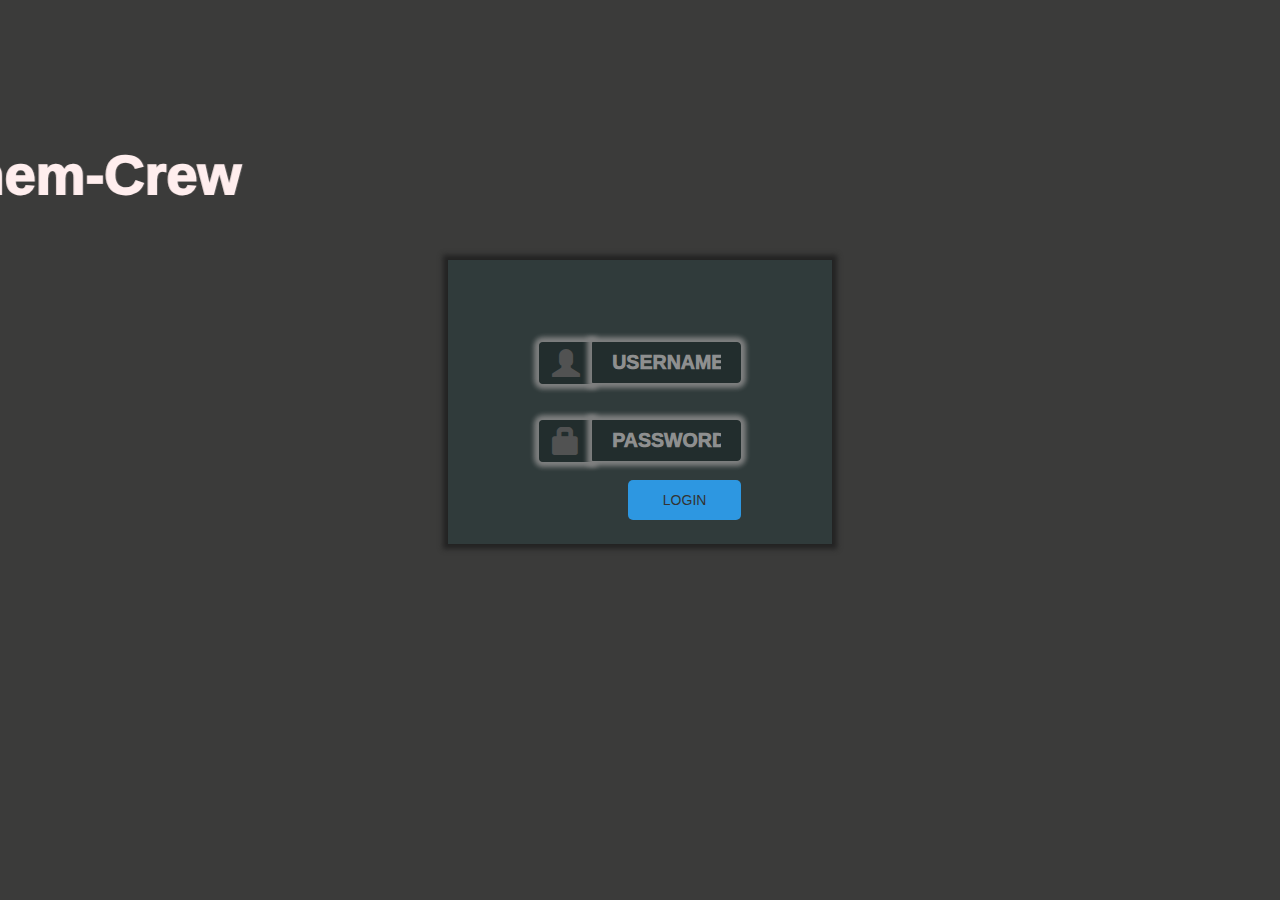
<file: index.html>
<DOCTYPE html>
<html>
<head>
	<title>index-periodic-table</title>

	<link rel="stylesheet" href="https://maxcdn.bootstrapcdn.com/bootstrap/3.3.7/css/bootstrap.min.css">

    <link href="css/style3.css" rel="stylesheet" type="text/css">
	
</head>	
<body>
		
	<span id="slide-title">
		<marquee behavior="scroll" direction="right" scrollamount="30">
			Tech-Chem-Crew 
		</marquee>
</span>

	<!-- <img src="" alt="TECH CHEM"> -->

	<form id="form1" class="form-group">
		  <div class="input-group">
		  	<div class="input-group-addon">
				<i class="glyphicon glyphicon-user"></i>
			</div>
			<input type="text" class="form-control" id="name" placeholder="USERNAME">
		  </div>
		 
		 <div class="input-group">
		   <div class="input-group-addon">
			<!-- <span> &#xf007; </span> &#xf13e; -->
			<i class="glyphicon glyphicon-lock" aria-hidden="true"></i>
		   </div>
			<input type="password" class="form-control" id="password" placeholder="PASSWORD">
		  </div>
		  
		 
		<button type="submit" value="submit" id="bttn">LOGIN</button>
	</form>

	<script
	  src="https://code.jquery.com/jquery-3.2.1.js"
	  integrity="sha256-DZAnKJ/6XZ9si04Hgrsxu/8s717jcIzLy3oi35EouyE="
	  crossorigin="anonymous"></script>
	<script type="text/javascript" src="js/script.js"></script>
</body>
</html>
</file>
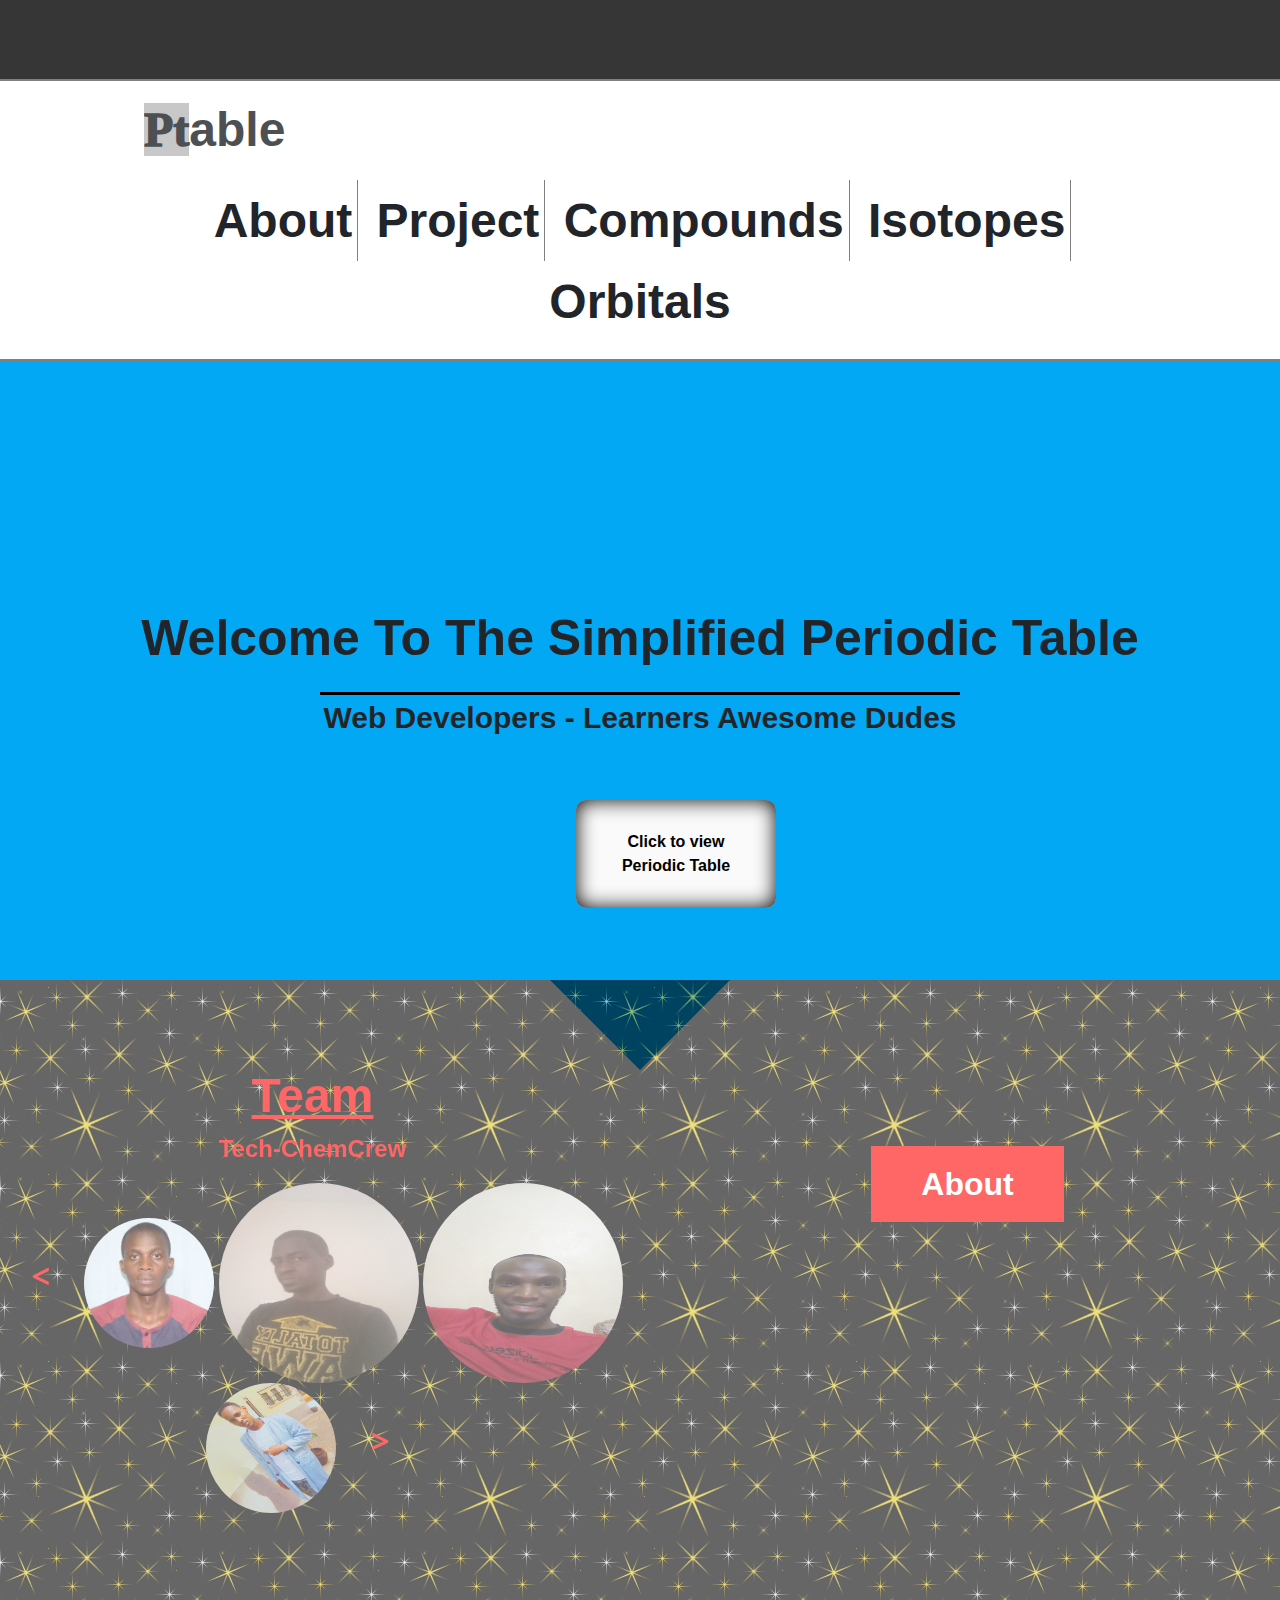
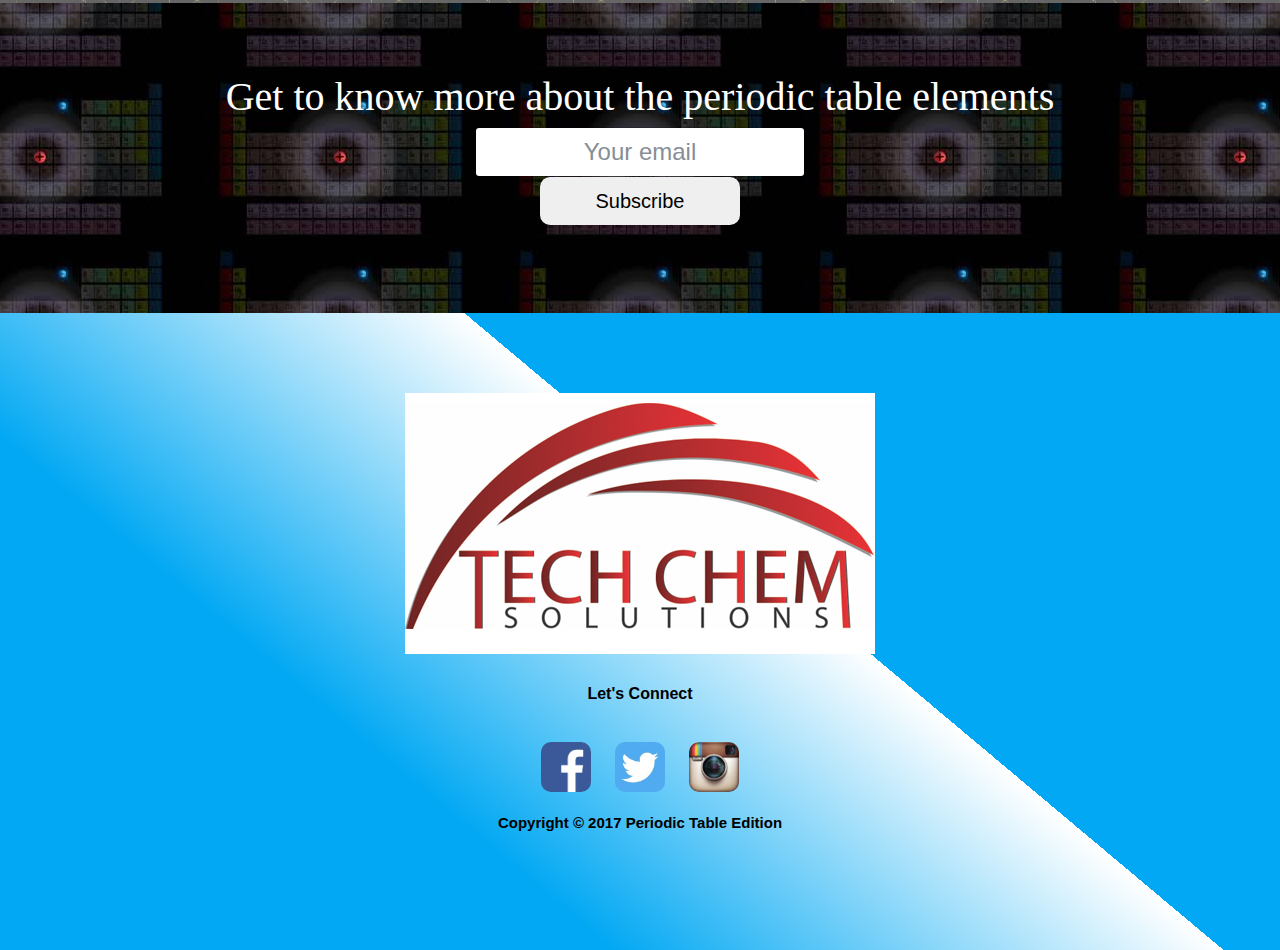
<file: demo/index.html>
<!DOCTYPE html>
<html>
<head>
	<title>Periodic table</title>
	<meta charset="utf-8">
	<meta name="viewport" content="width=device-width, initial-scale=1.0">
  	<meta name="description" content="Free Perodic table">
  	<meta name="keywords" content="HTML,CSS,JavaScript">
  	<meta name="author" content="Tonney Magaki">

  	<link rel="stylesheet" type="text/css" type="text/css" href="../css/bootstrap.css">
  	<link rel="stylesheet" type="text/css" type="text/css" href="../css/style.css">

  	<script type="text/javascript" src="../js/jquery-3.2.1.js"></script>
  	<script type="text/javascript" src="../js/script.js"></script>
</head>
<body>

	<!-- Navbar -->

	<header>
		<div class="page-starter">
			
		</div>
		<div id="content-align">
			<div id="navbar">
				<nav class="navbar">

					<div class="navbar-brand"><span id="brand">Pt</span>able</div>
					<div id="navbar-items">
						<ul>
							<li><a href="#about">About</a></li>
							<li><a href="periodic-table.html">Project</a></li>
							<li>Compounds</li>
							<li>Isotopes</li>
							<li>Orbitals</li>
						</ul>
					</div>
				</nav>
			</div>
		</div>
	</header>




	<div class="introduction">
		<p>Welcome To The Simplified Periodic Table</p>
		<hr></hr>
		<span>Web Developers - Learners Awesome Dudes</span>
	</div>




	<section id="arrow">
		<a href="periodic-table.html"><button>Click to view Periodic Table</button></a>
	</section>




        <!--Footer content here...-->
    <footer>
      	<div class="row">
        	<div class="col-md-6" id="creative-developers">
		        <h1 id="h">Team</h1>
		        <p>
		         <strong>Tech-ChemCrew</strong>
		        </p>
	      
		        <i class="left">&lt</i>
	        	<img id="t" src="../img/tonney.jpg">
		        <img id="a" src="../img/amendi.jpeg">
		        <img id="m" src="../img/hussein.jpg">
		        <img id="hu" src="../img/hassan.jpeg">
		        <i class="right">&gt</i>
	        </div>


        	<div class="col-md-6" id="about-menu">
        		<div id="nav">
					<ul>
						<li id="about"><a href="about.html">About</a></li>
					</ul>
         
        		</div>
      		</div>
    	</div>
    	<div id="last-item">
		    <div class="subscribe">
		      	<h1>Get to know more about the periodic table elements</h1>
		      	<form class="form-group">
			        <input type="email" class="form-control input-lg" placeholder="Your email">
			        <button class="btn btn-lg">Subscribe</button>
		      	</form>
		    </div>
	    	<div class="footer">
	      		<h1>
		          	<img src="../img/tech-image.jpeg">
		        </h1>
			    <p>Let's Connect</p>
			    <div id="social-media-images">
			      	<img src="../img/facebook.png">
			      	<img src="../img/twitter.jpg">
			      	<img src="../img/instagram.jpeg">
	      		</div>

		      	<div class="sub-footer">
		        	<p style="font-size:15px">Copyright &copy; 2017 Periodic Table Edition</p>
		      	</div>
	    	</div>
	    </div>
    </footer>

</body>
</html>
</file>
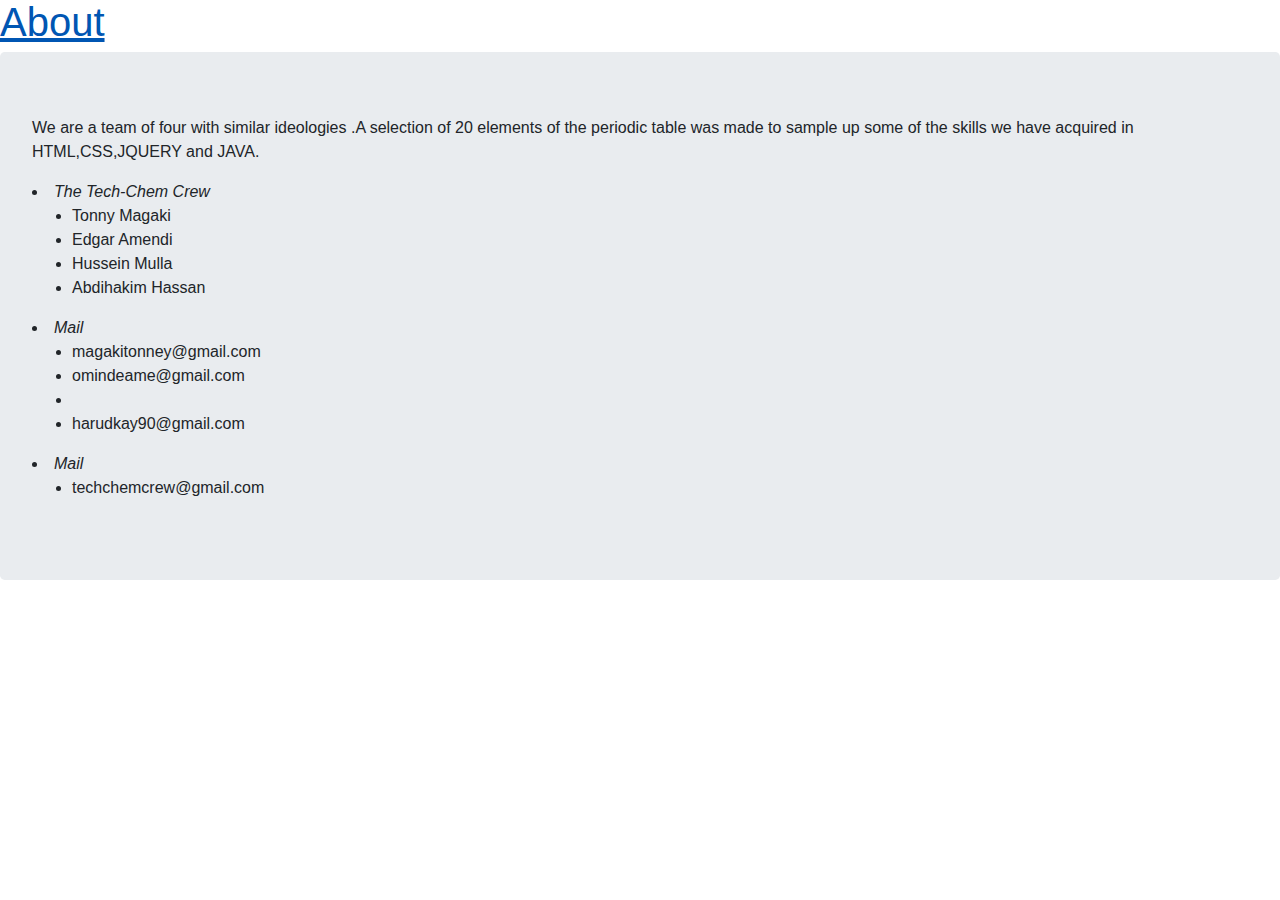
<file: about.html>
<DOCTYPE html>
	<html>
	<head>

		<title> My first Website</title>

        <link href="css/bootstrap.css" rel="stylesheet" type="text/css">
        <link href="css/styles.css" rel="stylesheet" type="text/css">

	</head>	
	<body>
		<div class="well">
	<div id="page">
		<div id="logo">
			<h1><a href="/" id="logoLink">About</a></h1>
		</div>
		<div class="jumbotron">	
		<div id="content">


			 <p> 
			     We are a team of four with similar ideologies .A selection of 20 elements of the periodic table was made to sample up some of the skills we have acquired in HTML,CSS,JQUERY and JAVA.  
			 </p>
			 
			 	<li><em>The Tech-Chem Crew</em></li>
			 	<ul>
			 	   <li>	Tonny Magaki</li> 
			 	   <li> Edgar Amendi</li>
			 	   <li> Hussein Mulla</li> 
			 	   <li> Abdihakim Hassan </li> 
			 	</ul>

			 	
 
                <li><em>Mail</em></li>
                <ul>
                   <li>magakitonney@gmail.com	</li>
                   <li> omindeame@gmail.com</li> 
                   <li>  </li>
                   <li> harudkay90@gmail.com</li>
               </ul>


                

                <li><em>Mail</em></li>
                <ul>
                   <li>	techchemcrew@gmail.com</li>
                   
   </ul>
</div>
</div>
</div>

   </body>
   </html>
</file>
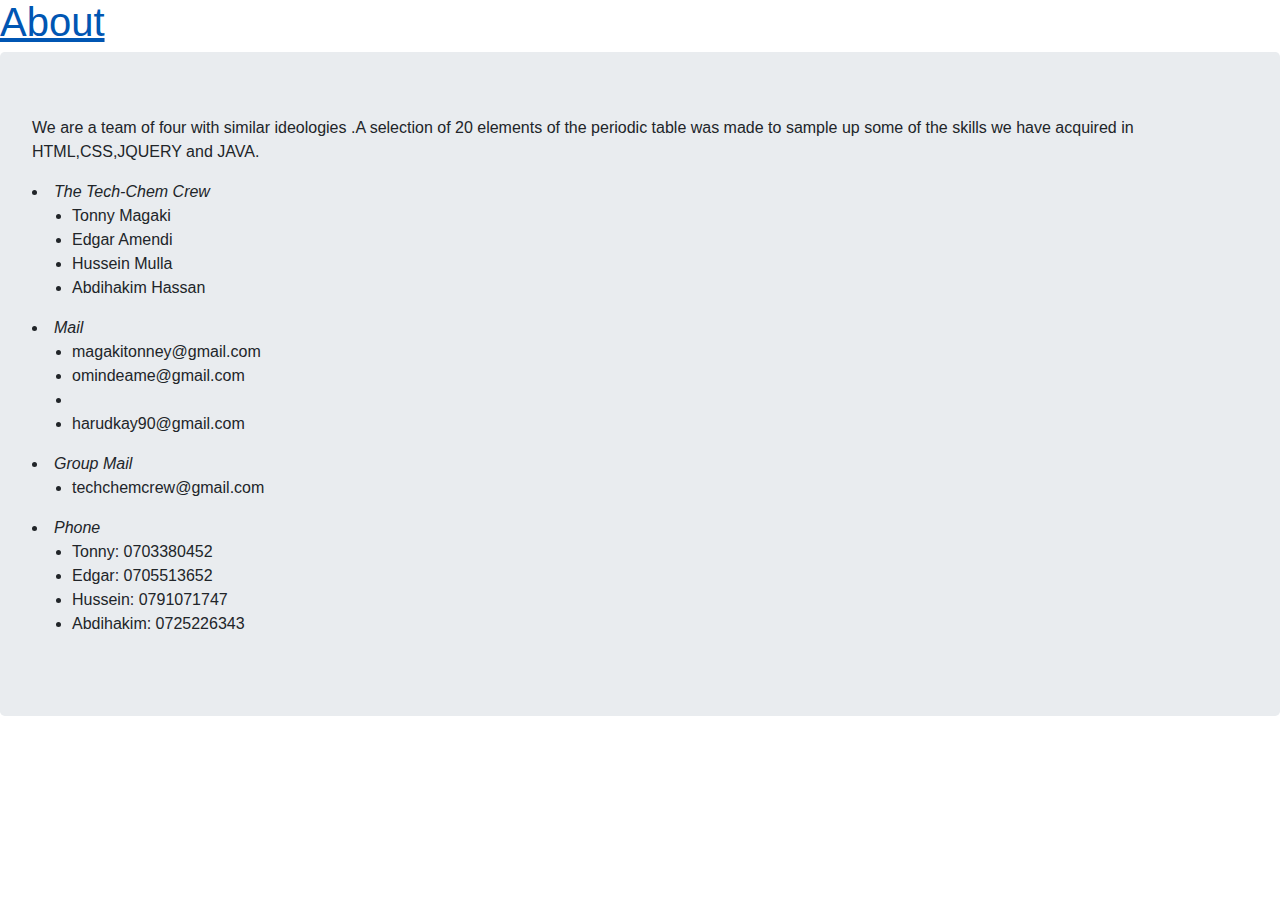
<file: demo/about.html>
<DOCTYPE html>
	<html>
	<head>

		<title> My first Website</title>

        <link href="../css/bootstrap.css" rel="stylesheet" type="text/css">
        <link href="../css/styles.css" rel="stylesheet" type="text/css">

	</head>	
	<body>
		<div class="well">
	<div id="page">
		<div id="logo">
			<h1><a href="/" id="logoLink">About</a></h1>
		</div>
		<div class="jumbotron">	
		<div id="content">


			 <p> 
			     We are a team of four with similar ideologies .A selection of 20 elements of the periodic table was made to sample up some of the skills we have acquired in HTML,CSS,JQUERY and JAVA.  
			 </p>
			 
			 	<li><em>The Tech-Chem Crew</em></li>
			 	<ul>
			 	   <li>	Tonny Magaki</li> 
			 	   <li> Edgar Amendi</li>
			 	   <li> Hussein Mulla</li> 
			 	   <li> Abdihakim Hassan </li> 
			 	</ul>

			 	
 
                <li><em>Mail</em></li>
                <ul>
                   <li>magakitonney@gmail.com	</li>
                   <li> omindeame@gmail.com</li> 
                   <li>  </li>
                   <li> harudkay90@gmail.com</li>
                </ul>


                

                <li><em>Group Mail</em></li>

                <ul>
                   <li>	techchemcrew@gmail.com</li>
                   
   				</ul>

   				<li><em>Phone</em></li>

   				<ul>
   					<li>Tonny: 0703380452</li>
   					<li>Edgar: 0705513652</li>
   					<li>Hussein: 0791071747</li>
   					<li>Abdihakim: 0725226343</li>
   				</ul>
</div>
</div>
</div>

   </body>
   </html>
</file>
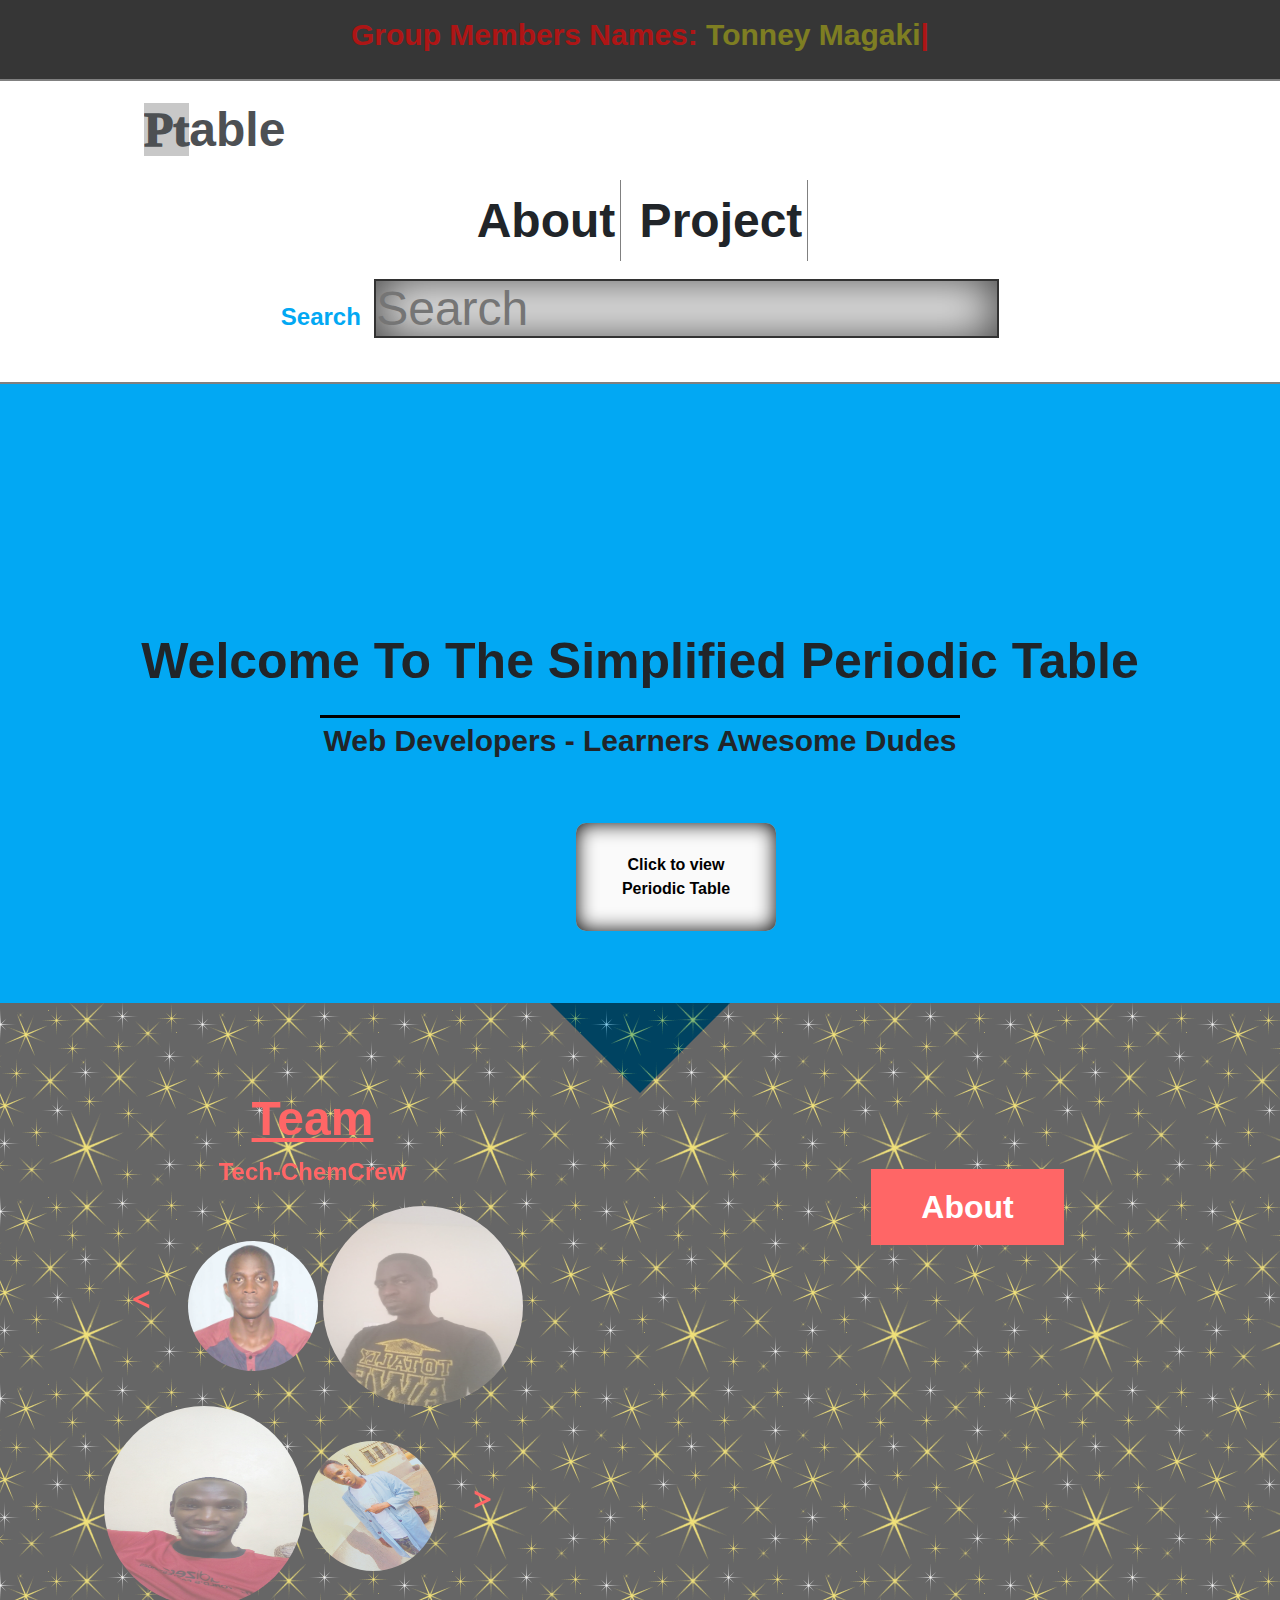
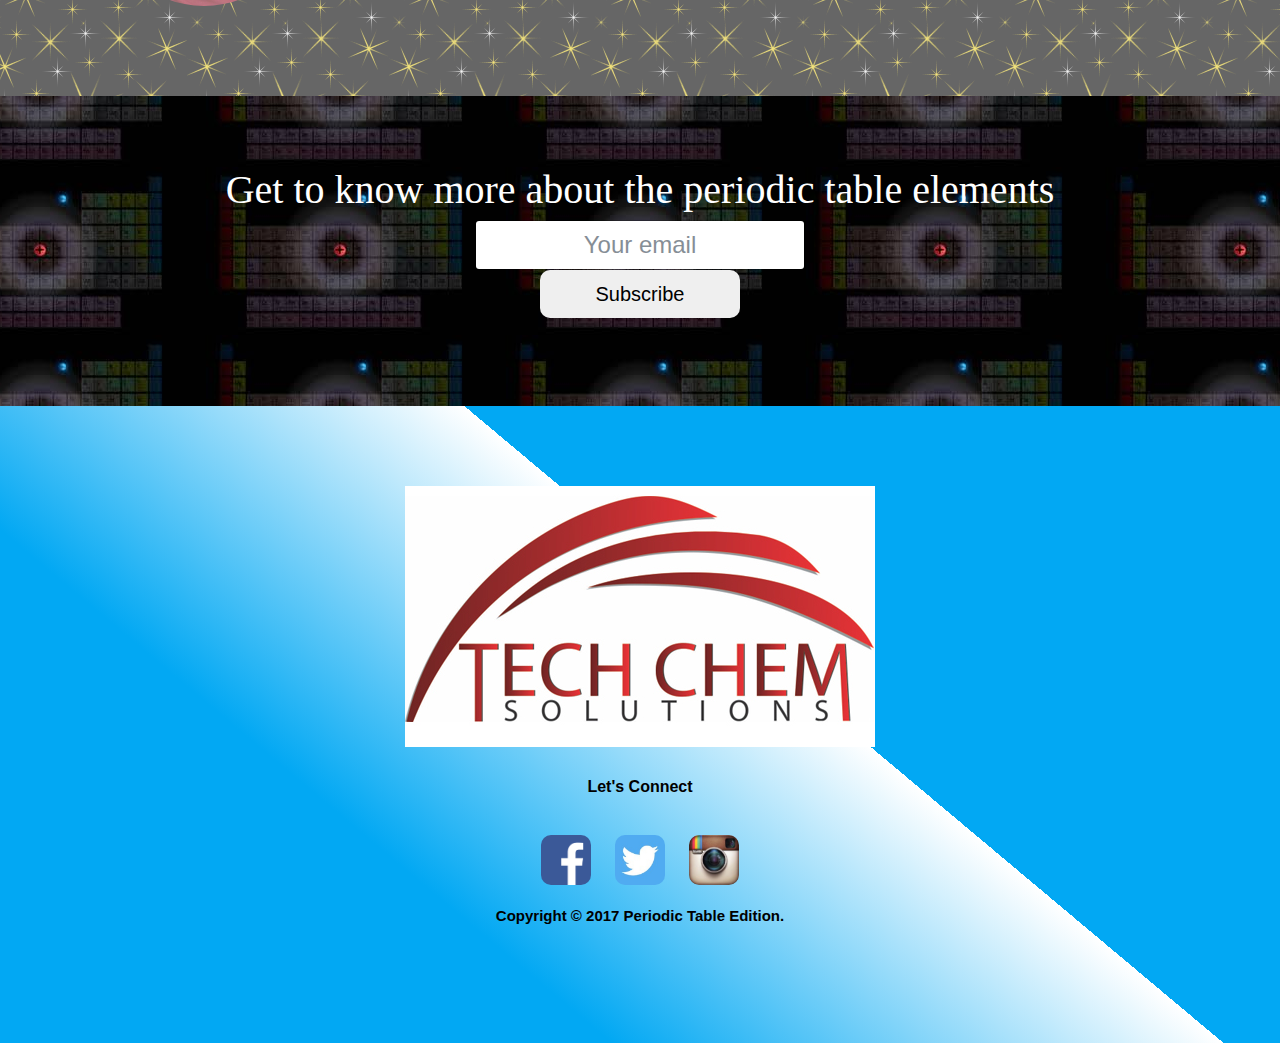
<file: demo/intro.html>
<!DOCTYPE html>
<html>
<head>
	<title>Periodic table</title>
	<meta charset="utf-8">
	<meta name="viewport" content="width=device-width, initial-scale=1.0">
  	<meta name="description" content="Free Perodic table">
  	<meta name="keywords" content="HTML,CSS,JavaScript">
  	<meta name="author" content="Tonney Magaki">

  	<link rel="stylesheet" type="text/css"  href="../css/bootstrap.css">
  	<link rel="stylesheet" type="text/css" href="../css/style.css">

  	<link rel="stylesheet" type="text/css" href="../css/simpletextrotator.css" />

  	<script type="text/javascript" src="../js/jquery-3.2.1.js"></script>
  	<script type="text/javascript" src="../js/jquery.simple-text-rotator.js"></script>
  	<script type="text/javascript" src="../js/rotate.js"></script>
</head>
<body>

	<!-- Navbar -->

	<header>
		<div class="page-starter">
			<h1 class="demo1">Group Members Names:
				<span class="rotate">Tonney Magaki, Edgar Amendi, Hussein Mulla, Abdihakim Hassan</span>|</h1>
		</div>
		<div id="content-align">
			<div id="navbar">
				<nav class="navbar">

					<div class="navbar-brand"><span id="brand">Pt</span>able</div>
					<div id="navbar-items">
						<ul>
							<li><a href="#about">About</a></li>
							<li><a href="periodic-table.html">Project</a></li>
							<li>
								<label class="font-l">Search</label>
								<input type="text" id="search" placeholder="Search">
							</li>
						</ul>
					</div>
				</nav>
			</div>
		</div>
	</header>




	<div class="introduction">
		<p>Welcome To The Simplified Periodic Table</p>
		<hr></hr>
		<span>Web Developers - Learners Awesome Dudes</span>
	</div>




	<section id="arrow">
		<a href="periodic-table.html"><button>Click to view Periodic Table</button></a>
	</section>




        <!--Footer content here...-->
    <footer>
      	<div class="row" style="background-image: url(../img/5s.gif);">
        	<div class="col-md-6" id="creative-developers">
		        <h1 id="h">Team</h1>
		        <p>
		         <strong>Tech-ChemCrew</strong>
		        </p>
	      
		        <i class="left"> &lt </i>
	        	<img id="t" src="../img/tonney.jpg">
		        <img id="a" src="../img/amendi.jpeg">
		        <img id="m" src="../img/hussein.jpg">
		        <img id="hu" src="../img/hassan.jpeg">
		        <i class="right">&gt</i>
	        </div>


        	<div class="col-md-6" id="about-menu">
        		<div id="nav">
					<ul>
						<li id="about"><a href="about.html">About</a></li>
					</ul>
         
        		</div>
      		</div>
    	</div>
    	<div id="last-item">
		    <div class="subscribe">
		      	<h1>Get to know more about the periodic table elements</h1>
		      	<form class="form-group">
			        <input type="email" class="form-control input-lg" placeholder="Your email">
			        <button class="btn btn-lg">Subscribe</button>
		      	</form>
		    </div>
	    	<div class="footer">
	      		<h1>
		          	<img src="../img/tech-image.jpeg">
		        </h1>
			    <p>Let's Connect</p>
			    <div id="social-media-images">
			      	<img src="../img/facebook.png">
			      	<img src="../img/twitter.jpg">
			      	<img src="../img/instagram.jpeg">
	      		</div>

		      	<div class="sub-footer">
		        	<p style="font-size:15px">Copyright &copy; 2017 Periodic Table Edition.</p>
		      	</div>
	    	</div>
	    </div>
    </footer>

</body>
</html>
</file>
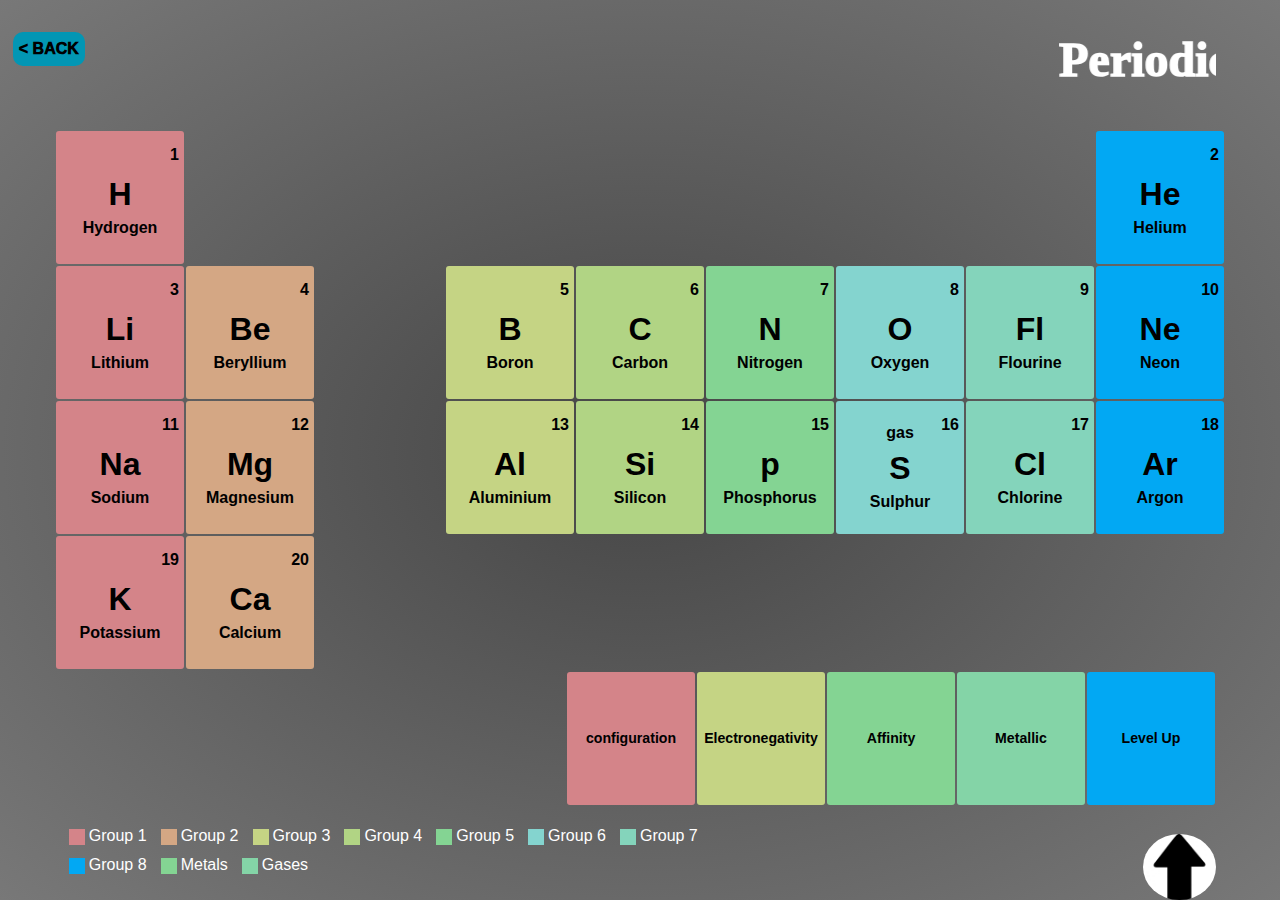
<file: demo/periodic-table.html>
<!DOCTYPE html>
<html>
	<head>
        <title>Periodic Table of HTML elements</title>
        <meta charset="utf-8">
      <meta name="viewport" content="width=device-width, initial-scale=1.0">
      <meta name="description" content="Free Perodic table">
      <meta name="keywords" content="HTML,CSS,JavaScript">
      <meta name="author" content="Tonney Magaki">

      <link rel="stylesheet" type="text/css" type="text/css" href="../css/style_2.css">

      <script type="text/javascript" src="../js/jquery-3.2.1.js"></script>
      <script type="text/javascript" src="../js/script.js"></script>

	</head>
	<body>

    <a href="intro.html"><button id="back"> &lt; BACK</button></a>

    <main>
			<h1 id="demo_2"><marquee direction="left" scrollamount="20">Periodic Table of HTML Elements</marquee>
      </h1>
    	<div class="element hovers">


      	<div class="row">
      		<a href="#hydrogen" class="element hover group-base">
            <p>1</p>
            <h2 id="abbrev">H</h2>
            <span>Hydrogen</span>
          </a>
      		<div class="element empty-element"></div>
      		<div class="element empty-element" id="display-elements"></div>
          <div class="element empty-element"></div>
          <div class="element empty-element"></div>
          <div class="element empty-element"></div>
      		<div class="element empty-element"></div>
      		<div class="element empty-element"></div>
      		<a href="#helium" class="element hover group-web">
            <p>2</p>
            <h2 id="abbrev">He</h2>
            <span>Helium</span>
          </a>
      	</div>



      	<div class="row">
      		<a href="#lithium" class="element hover group-base">
            <p>3</p>
            <h2 id="abbrev">Li</h2>
            <span>Lithium</span>
          </a>
      		<a href="#beryllium" class="element hover group-sectioning">
            <p>4</p>
            <h2 id="abbrev">Be</h2>
            <span>Beryllium</span>
          </a>
      		<div class="element empty-element"></div>
      		<a href="#boron" class="element hover group-media">
            <p>5</p>
            <h2 id="abbrev">B</h2>
            <span>Boron</span>
          </a> 
      		<a href="#carbon" class="element hover group-embedded">
            <p>6</p>
            <h2 id="abbrev">C</h2>
            <span>Carbon</span>
          </a>
      		<a href="#nitrogen" class="element hover group-table">
            <p>7</p>
            <h2 id="abbrev">N</h2>
            <span>Nitrogen</span>
          </a>
      		<a href="#oxygen" class="element hover group-web-components">
            <p>8</p>
            <h2 id="abbrev">O</h2>
            <span>Oxygen</span>
          </a>
      		<a href="#flourine" class="element hover group-interactive">
            <p>9</p>
            <h2 id="abbrev">Fl</h2>
            <span>Flourine</span>
          </a>
      		<a href="#neon" class="element hover group-web">
            <p>10</p>
            <h2 id="abbrev">Ne</h2>
            <span>Neon</span>
          </a>
      	</div>



      	<div class="row">
      		<a href="#sodium" class="element hover group-base">
            <p>11</p>
            <h2 id="abbrev">Na</h2>
            <span>Sodium</span>
          </a>
      		<a href="#magnesium" class="element hover group-sectioning">
            <p>12</p>
            <h2 id="abbrev">Mg</h2>
            <span>Magnesium</span>
          </a>
      		<div class="element empty-element"></div>
      		<a href="#aluminium" class="element hover group-media">
            <p>13</p>
            <h2 id="abbrev">Al</h2>
            <span>Aluminium</span>
          </a>
      		<a href="#silicon" class="element hover group-embedded">
            <p>14</p>
            <h2 id="abbrev">Si</h2>
            <span>Silicon</span>
          </a>
      		<a href="#phosphorus" class="element hover group-table">
            <p>15</p>
            <h2 id="abbrev">p</h2>
            <span>Phosphorus</span>
          </a>
      		<a href="#sulphur" class="element hover group-web-components">
            <p>16</p>
gas            <h2 id="abbrev">S</h2>
            <span>Sulphur</span>
          </a>
      		<a href="#chlorine" class="element hover group-interactive">
            <p>17</p>
            <h2 id="abbrev">Cl</h2>
            <span>Chlorine</span>
          </a>
      		<a href="#argon" class="element hover group-web">
            <p>18</p>
            <h2 id="abbrev">Ar</h2>
            <span>Argon</span>
          </a>
      	</div>



      	<div class="row">
          <a href="#pottasium" class="element hover group-base">
            <p>19</p>
            <h2 id="abbrev">K</h2>
            <span>Potassium</span>
          </a>
          <a href="#calcium" class="element hover group-sectioning">
            <p>20</p>
            <h2 id="abbrev">Ca</h2>
            <span>Calcium</span>
          </a>
          <div class="element empty-element"></div>
          <div class="element empty-element"></div>
          <div class="element empty-element"></div>
          <div class="element empty-element"></div>
          <div class="element empty-element"></div>
          <div class="element empty-element"></div>
          <div class="element empty-element"></div>
      	</div>
      </div>  



      <div class="f-block elements">
      	<div class="row">
      	  <a href="#configuration" class="element hover group-base"><span>configuration</span></a>
      	  <a href="#electronegativity" class="element hover group-media"><span>Electronegativity</span></a>
      	  <a href="#affinity" class="element hover group-table"><span>Affinity</span></a>
      	  <a href="#metallic" class="element hover group-forms"><span>Metallic</span></a>
          <a href="#level_up" class="element hover group-web"><span>Level Up</span></a>
      	</div>
      </div>


      <ul class="key">
      	<li class="group-base">Group 1</li>
      	<li class="group-sectioning">Group 2</li>
      	<li class="group-media">Group 3</li>
      	<li class="group-embedded">Group 4</li>
      	<li class="group-table">Group 5</li>
      	<li class="group-web-components">Group 6</li>
      	<li class="group-interactive">Group 7</li>
      	<li class="group-web">Group 8</li>
        <li class="group-table">Metals</li>
        <li class="group-forms">Gases</li>
      </ul> 
      </div>

		</main>  
    <div class="descriptions">
      <div class="description group-base" id="hydrogen">
        <h2><a href="https://en.wikipedia.org/wiki/Hydrogen">Hydrogen</a></h2>
        <p>Name: Hydrogen
          Symbol: H
          Atomic number: 1
          Atomic weight: 1.008
          State: gas
          Group, period, block: 1, 1, s
          Color: Colorless
          Classification: Non-metallic
          Electron configuration: 1s1
          Physical Properties

          Density: (0 °C, 101.325 kPa) 0.08988 g/L
          Melting point: 14.01 K,-259.14 °C,-434.45 °F
          Boiling point: 20.28 K,-252.87 °C,-423.17 °F
          Atomic Properties

          Oxidation states: 1, -1
          Electronegativity: 2.20 (Pauling scale)
          Ionization energies: 1st: 1312.0 kJ·mol-1
          Covalent radius: 31±5 pm
          Van der Waals radius: 120 pm
          H
          0
          Electron Configuration

          There are three isotopes of hydrogen. Since the isotopes of hydrogen has same electron configuration, 
          they have similar chemical properties. However, they differ in reactivity.

          Protium
          Deuterium
          Tritium
          Protium

          Protium atom contains one proton and one electron.
          It has no neutrons in its nucleus.
          About 99.98% of the hydrogen in nature is protium.
          atomic mass : 1
          atomic number : 1
          symbol : 1H1
          Deuterium

          Deuterium atom contains one proton and electron and one neutron.
          About 0.015% of the hydrogen in nature is deuterium.
          atomic mass : 2
          atomic number : 1
          symbol : 1H2 or D
          Tritium

          Tritium atom contains one proton and electron and two neutrons.
          It is radioactive isotope.
          It emit low energy harmless β-particles.
          Half-life of tritium is 12.33 years.
          There are only very small traces of tritium in nature.
          Tritium is used as traces in the study of mechanism of reaction.
          atomic mass : 3
          atomic number : 1
          symbol : 1H3 or 1T3
          Occurrence

          Hydrogen is the most abundant chemical element in the universe, making up 75% of normal matter by mass and over 90% by number of atoms.
          Hydrogen gas is less abundant in the Earth's atmosphere (1 ppm by volume) because of 
          its light weight, which enables it to escape from Earth's gravity more easily than heavier gases.
          Hydrogen is the third most abundant element on the Earth's surface, mostly in the form 
          of chemical compounds such as hydrocarbons and water.
          Name: Hydrogen
          Symbol: H
          Atomic number: 1
          Atomic weight: 1.008
          State: gas
          Group, period, block: 1, 1, s
          Color: Colorless
          Classification: Non-metallic
          Electron configuration: 1s1
          Physical Properties

          Density: (0 °C, 101.325 kPa) 0.08988 g/L
          Melting point: 14.01 K,-259.14 °C,-434.45 °F
          Boiling point: 20.28 K,-252.87 °C,-423.17 °F
          Atomic Properties

          Oxidation states: 1, -1
          Electronegativity: 2.20 (Pauling scale)
          Ionization energies: 1st: 1312.0 kJ·mol-1
          Covalent radius: 31±5 pm
          Van der Waals radius: 120 pm
          H
          0
          Electron Configuration

          There are three isotopes of hydrogen. Since the isotopes of hydrogen has same electron configuration, 
          they have similar chemical properties. However, they differ in reactivity.

          Protium
          Deuterium
          Tritium
          Protium

          Protium atom contains one proton and one electron.
          It has no neutrons in its nucleus.
          About 99.98% of the hydrogen in nature is protium.
          atomic mass : 1
          atomic number : 1
          symbol : 1H1
          Deuterium.

          Deuterium atom contains one proton and electron and one neutron.
          About 0.015% of the hydrogen in nature is deuterium.
          atomic mass : 2
          atomic number : 1
          symbol : 1H2 or D
          Tritium

          Tritium atom contains one proton and electron and two neutrons.
          It is radioactive isotope.
          It emit low energy harmless β-particles.
          Half-life of tritium is 12.33 years.
          There are only very small traces of tritium in nature.
          Tritium is used as traces in the study of mechanism of reaction.
          atomic mass : 3
          atomic number : 1
          symbol : 1H3 or 1T3
          Occurrence

          Hydrogen is the most abundant chemical element in the universe, making up 75% of normal matter by mass and over 90% by number of atoms.
          Hydrogen gas is less abundant in the Earth's atmosphere (1 ppm by volume) because of 
          its light weight, which enables it to escape from Earth's gravity more easily than heavier gases.
          Hydrogen is the third most abundant element on the Earth's surface, mostly in the form 
          of chemical compounds such as hydrocarbons and water.
          Name: Hydrogen
          Symbol: H
          Atomic number: 1
          Atomic weight: 1.008
          State: gas
          Group, period, block: 1, 1, s
          Color: Colorless
          Classification: Non-metallic
          Electron configuration: 1s1
          Physical Properties

          Density: (0 °C, 101.325 kPa) 0.08988 g/L
          Melting point: 14.01 K,-259.14 °C,-434.45 °F
          Boiling point: 20.28 K,-252.87 °C,-423.17 °F
          Atomic Properties

          Oxidation states: 1, -1
          Electronegativity: 2.20 (Pauling scale)
          Ionization energies: 1st: 1312.0 kJ·mol-1
          Covalent radius: 31±5 pm
          Van der Waals radius: 120 pm
          H
          0
          Electron Configuration

          There are three isotopes of hydrogen. Since the isotopes of hydrogen has same electron configuration, 
          they have similar chemical properties. However, they differ in reactivity.

          Protium
          Deuterium
          Tritium
          Protium

          Protium atom contains one proton and one electron.
          It has no neutrons in its nucleus.
          About 99.98% of the hydrogen in nature is protium.
          atomic mass : 1
          atomic number : 1
          symbol : 1H1
          Deuterium

          Deuterium atom contains one proton and electron and one neutron.
          About 0.015% of the hydrogen in nature is deuterium.
          atomic mass : 2
          atomic number : 1
          symbol : 1H2 or D
          Tritium

          Tritium atom contains one proton and electron and two neutrons.
          It is radioactive isotope.
          It emit low energy harmless β-particles.
          Half-life of tritium is 12.33 years.
          There are only very small traces of tritium in nature.
          Tritium is used as traces in the study of mechanism of reaction.
          atomic mass : 3
          atomic number : 1
          symbol : 1H3 or 1T3
          Occurrence

          Hydrogen is the most abundant chemical element in the universe, making up 75% of normal matter by mass and over 90% by number of atoms.
          Hydrogen gas is less abundant in the Earth's atmosphere (1 ppm by volume) because of 
          its light weight, which enables it to escape from Earth's gravity more easily than heavier gases.
          Hydrogen is the third most abundant element on the Earth's surface, mostly in the form 
          of chemical compounds such as hydrocarbons and water.
          Name: Hydrogen
          Symbol: H
          Atomic number: 1
          Atomic weight: 1.008
          State: gas
          Group, period, block: 1, 1, s
          Color: Colorless
          Classification: Non-metallic
          Electron configuration: 1s1
          Physical Properties

          Density: (0 °C, 101.325 kPa) 0.08988 g/L
          Melting point: 14.01 K,-259.14 °C,-434.45 °F
          Boiling point: 20.28 K,-252.87 °C,-423.17 °F
          Atomic Properties

          Oxidation states: 1, -1
          Electronegativity: 2.20 (Pauling scale)
          Ionization energies: 1st: 1312.0 kJ·mol-1
          Covalent radius: 31±5 pm
          Van der Waals radius: 120 pm
          H
          0
          Electron Configuration

          There are three isotopes of hydrogen. Since the isotopes of hydrogen has same electron configuration, 
          they have similar chemical properties. However, they differ in reactivity.

          Protium
          Deuterium
          Tritium
          Protium

          Protium atom contains one proton and one electron.
          It has no neutrons in its nucleus.
          About 99.98% of the hydrogen in nature is protium.
          atomic mass : 1
          atomic number : 1
          symbol : 1H1
          Deuterium

          Deuterium atom contains one proton and electron and one neutron.
          About 0.015% of the hydrogen in nature is deuterium.
          atomic mass : 2
          atomic number : 1
          symbol : 1H2 or D
          Tritium

<<<<<<< HEAD
          Tritium atom contains one proton and electron and two neutrons.
          It is radioactive isotope.
          It emit low energy harmless β-particles.
          Half-life of tritium is 12.33 years.
          There are only very small traces of tritium in nature.
          Tritium is used as traces in the study of mechanism of reaction.
          atomic mass : 3
          atomic number : 1
          symbolr 1T3
          Occurrence

          There are only very small traces of tritium in nature.
          Tritium is used as traces in the study of mechanism of reaction.
          atomic mass : 3
          atomic number : 1
          symbolr 1T3
          Occurrence

=======
>>>>>>> gh-pages
          Hydrogen is the most abundant chemical element in the universe, making up 75% of normal matter by mass and over 90% by number of atoms.
          Hydrogen gas is less abundant in the Earth's atmosphere (1 ppm by volume) because of 
          its light weight, which enables it to escape from Earth's gravity more easily than heavier gases.
          Hydrogen is the third most abundant element on the Earth's surface, mostly in the form 
          of chemical compounds such as hydrocarbons and water.
          Name: Hydrogen
          Symbol: H
          Atomic number: 1
          Atomic weight: 1.008
          State: gas
          Group, period, block: 1, 1, s
          Color: Colorless
          Classification: Non-metallic
          Electron configuration: 1s1
          Physical Properties

          Density: (0 °C, 101.325 kPa) 0.08988 g/L
          Melting point: 14.01 K,-259.14 °C,-434.45 °F
          Boiling point: 20.28 K,-252.87 °C,-423.17 °F
          Atomic Properties

          Oxidation states: 1, -1
          Electronegativity: 2.20 (Pauling scale)
          Ionization energies: 1st: 1312.0 kJ·mol-1
          Covalent radius: 31±5 pm
          Van der Waals radius: 120 pm
          H
          0
          Electron Configuration

          There are three isotopes of hydrogen. Since the isotopes of hydrogen has same electron configuration, 
          they have similar chemical properties. However, they differ in reactivity.

          Protium
          Deuterium
          Tritium
          Protium

          Protium atom contains one proton and one electron.
          It has no neutrons in its nucleus.
          About 99.98% of the hydrogen in nature is protium.
          atomic mass : 1
          atomic number : 1
          symbol : 1H1
          Deuterium

          Deuterium atom contains one proton and electron and one neutron.
          About 0.015% of the hydrogen in nature is deuterium.
          atomic mass : 2
          atomic number : 1
          symbol : 1H2 or D
          Tritium

          Tritium atom contains one proton and electron and two neutrons.
          It is radioactive isotope.
          It emit low energy harmless β-particles.
          Half-life of tritium is 12.33 years.
          There are only very small traces of tritium in nature.
          Tritium is used as traces in the study of mechanism of reaction.
          atomic mass : 3
          atomic number : 1
          symbol : 1H3 or 1T3
          Occurrence

          Hydrogen is the most abundant chemical element in the universe, making up 75% of normal matter by mass and over 90% by number of atoms.
          Hydrogen gas is less abundant in the Earth's atmosphere (1 ppm by volume) because of 
          its light weight, which enables it to escape from Earth's gravity more easily than heavier gases.
          Hydrogen is the third most abundant element on the Earth's surface, mostly in the form 
          of chemical compounds such as hydrocarbons and water.
          Name: Hydrogen
          Symbol: H
          Atomic number: 1
          Atomic weight: 1.008
          State: gas
          Group, period, block: 1, 1, s
          Color: Colorless
          Classification: Non-metallic
          Electron configuration: 1s1
          Physical Properties

          Density: (0 °C, 101.325 kPa) 0.08988 g/L
          Melting point: 14.01 K,-259.14 °C,-434.45 °F
          Boiling point: 20.28 K,-252.87 °C,-423.17 °F
          Atomic Properties

          Oxidation states: 1, -1
          Electronegativity: 2.20 (Pauling scale)
          Ionization energies: 1st: 1312.0 kJ·mol-1
          Covalent radius: 31±5 pm
          Van der Waals radius: 120 pm
          H
          0
          Electron Configuration

          There are three isotopes of hydrogen. Since the isotopes of hydrogen has same electron configuration, 
          they have similar chemical properties. However, they differ in reactivity.

          Protium
          Deuterium
          Tritium
          Protium

          Protium atom contains one proton and one electron.
          It has no neutrons in its nucleus.
          About 99.98% of the hydrogen in nature is protium.
          atomic mass : 1
          atomic number : 1
          symbol : 1H1
          Deuterium

          Deuterium atom contains one proton and electron and one neutron.
          About 0.015% of the hydrogen in nature is deuterium.
          atomic mass : 2
          atomic number : 1
          symbol : 1H2 or D
          Tritium

          Tritium atom contains one proton and electron and two neutrons.
          It is radioactive isotope.
          It emit low energy harmless β-particles.
          Half-life of tritium is 12.33 years.
          There are only very small traces of tritium in nature.
          Tritium is used as traces in the study of mechanism of reaction.
          atomic mass : 3
          atomic number : 1
          symbol : 1H3 or 1T3
          Occurrence

          Hydrogen is the most abundant chemical element in the universe, making up 75% of normal matter by mass and over 90% by number of atoms.
          Hydrogen gas is less abundant in the Earth's atmosphere (1 ppm by volume) because of 
          its light weight, which enables it to escape from Earth's gravity more easily than heavier gases.
          Hydrogen is the third most abundant element on the Earth's surface, mostly in the form 
          of chemical compounds such as hydrocarbons and water.</p>
        <p><a class="moz-link" href="https://en.wikipedia.org/wiki/Hydrogen">https://en.wikipedia.org/wiki/Hydrogen</a></p>
      </div>
      <div class="description group-web" id="helium">
        <h2><a href="https://en.wikipedia.org/wiki/Helium">Helium</a></h2>
        <p>Name: Helium
          Symbol: He
          Atomic number: 2
          Atomic weight: 4.0026
          State: gas
          Group, period, block: 18, 1, s
          Color: Colorless
          Classification: noble gases
          Electron configuration: 1s2
          Physical Properties

          Density: 214 kg m-3, 0.1786 g/L (0 °C, 101.325 kPa)
          Melting point: (under pressure) 0.95 K, -272.20 °C,
          -457.96 °F
          Boiling point: 4.22 K, -268.93 °C, -452.07 °F
          Atomic Properties

          Oxidation states: 0
          Electronegativity: no data (Pauling scale)
          Ionization energies: 1st: 2372.3 kJ·mol-1
          Covalent radius: 28 pm
          Van der Waals radius: 140 pm
          He
          01
          Electron Configuration

          Helium Facts
          Isotopes

          There are two isotopes of Helium, 3He, and 4He.

          Helium-4, the most common isotope is produced on Earth.

          Helium-3 is present on Earth only in trace amounts.</p>
        <p><a class="moz-link" href="https://en.wikipedia.org/wiki/Helium">https://en.wikipedia.org/wiki/Helium</a></p>
      </div>
      <div class="description group-forms" id="lithium">
        <h2><a href="https://en.wikipedia.org/wiki/Lithium">Lithium</a></h2>
        <p>
          Name: Lithium Symbol: Li Atomic number: 3 Atomic weight: 6.94 State: solid Group, period, 
          block: 1, 2, s Color: silvery white Classification: alkali metal Electron configuration: 1s2 2s1
          Physical properties

          Density: 0.534 g/cm-3 Melting point: 453.69 K,180.54 °C,356.97 °F Boiling point: 1615 K,1342 °C,2448 °F
          Atomic properties

          Oxidation states: +1, -1 Electronegativity: 0.98 (Pauling scale)
           Ionization energies: 1st: 520.2 kJ·mol-1 Covalent radius: 128±7 pm Van der Waals radius: 182 pm
          Li
          010
          Electron Configuration

          Isotopes

          There are two stable isotopes of lithium, 6H, 2Li and 7Li.

          About 92.5% of the lithium in nature is 7Li.        </p>
        <p><a class="moz-link" href="https://en.wikipedia.org/wiki/Lithuim">https://en.wikipedia.org/wiki/Lithium</a></p>
      </div>
      <div class="description group-metadata" id="beryllium">
        <h2><a href="https://en.wikipedia.org/wiki/Beryllium">Berylium</a></h2>
        <p>
          Name: Beryllium Symbol: Be Atomic number: 4 Atomic weight: 9.0122 State: gas Group, period, block: 2, 2, s Color: white-gray metallic 
          Classification: alkaline earth metal Electron configuration: 1s2 2s2
          Physical properties

          Density: 1.85 g/cm-3 Melting point: 1560 K, 1287 °C, 2349 °F Boiling point: 2742 K, 2469 °C, 4476 °F
          Atomic properties

          Oxidation states: 2, 1 Electronegativity: 1.57 (Pauling scale)
           Ionization energies: 1st: 899.5 kJ mol-1 Covalent radius: 96±3 pm Van der Waals radius: 153 pm
          Be
          0101
          Electron Configuration

          Isotopes

          There is only one naturally occurring isotope of beryllium, 9Be.
        </p>
        <p><a class="moz-link" href="https://en.wikipedia.org/wiki/Beryllium">https://en.wikipedia.org/wiki/Beryllium</a></p>
      </div>
      <div class="description group-sectioning" id="boron">
        <h2><a href="https://en.wikipedia.org/wiki/Boron">Boron</a></h2>
        <p>
          Name: Boron Symbol: B Atomic number: 5 Atomic weight: 9.0122 State: solid Group, period, block: 2, 2, s Color: white-gray metallic 
          Classification: alkaline earth metal Electron configuration: 2s2 2p1
          Physical properties

          Density: 2.46 g/cm-3 Melting point: 2349 K, 2076 °C, 3769 °F Boiling point: 4200 K, 3927 °C, 7101 °F
          Atomic properties

          Oxidation states: 3, 2, 1[3] Electronegativity: 2.04 (Pauling scale) 
          Ionization energies: 1st: 800.6 kJ·mol-1 Covalent radius: 84±3 pm Van der Waals radius: 192 pm
          B
          01012
          Electron Configuration

          Isotopes

          There are two naturally occurring isotopes of boron exist, 10B and 11B.

          About 80.1% of the boran in nature is 11B.

          About 19.9% of the boran in nature is 10B.
        </p>
        <p><a class="moz-link" href="https://en.wikipedia.org/wiki/Boron">https://en.wikipedia.org/wiki/Boron</a></p>
      </div>
      <div class="description group-embedded" id="carbon">
        <h2><a href="https://en.wikipedia.org/wiki/Carbon">Carbon</a></h2>
        <p>
          Name: Carbon Symbol: C Atomic number: 6 Atomic weight: 12.011 State: solid Group, period, block: 14, 2, p 
          Color: clear (diamond) & black (graphite) Classification: Non-metallic 
          Electron configuration: 1s2 2s2 2p2
          Physical properties

          Density: 2267 kg m-3 Melting point: 3800 [or 3500 蚓 (6400 蚌)] K
           Boiling point: 4300 [or 4027 蚓 (7281 蚌)] K
          Atomic properties

          Oxidation states: 4, 3[6], 2, 1[7], 0, -1, -2, -3, -4[8] 
          Electronegativity: 2.55 (Pauling scale) Ionization energies:
           1st: 1086.5 kJ搶ol-1 Covalent radius: 77(sp3), 73(sp2), 69(sp) pm Van der Waals radius: 170 pm
          C
          010123
          Electron Configuration

          Carbon Facts
          Isotopes

          There are three naturally occurring isotopes of carbon exist, 12C, 13C and 14C.

          14C is radioactive isotope.
        </p>
        <p><a class="moz-link" href="https://en.wikipedia.org/wiki/Carbon">https://en.wikipedia.org/wiki/Carbon</a></p>
      </div>
      <div class="description group-media" id="nitrogen">
        <h2><a href="https://en.wikipedia.org/wiki/Nitrogen">nitrogen</a></h2>
        <p>
          Name: Nitrogen Symbol: N Atomic number: 7 Atomic weight: 14.007 State: gas Group, period, block: 15, 2, p 
          Color: colorless gas, liquid or solid Classification: Non-metallic Electron configuration: 1s2 2s2 2p3
          Physical properties

          Density: 1026 kg m-3 Melting point: 63.05 [or -210.1 °C (-346.18 °F)] K 
          Boiling point: 77.36 [or -195.79 °C (-320.42 °F)] K
          Atomic properties

          Oxidation states: 5, 4, 3, 2, 1, -1, -2, -3 Electronegativity: 3.04 (Pauling scale) 
          Ionization energies: 1st: 1402.3 kJ·mol-1 Covalent radius: 71±1 pm Van der Waals radius: 155 pm
          N
          0101234
          Electron Configuration

          Isotopes

          There are two naturally occurring isotopes of nitrogen exist, 14N and 15N.
        </p>
        <p><a class="moz-link" href="https://en.wikipedia.org/wiki/Nitrogen">https://en.wikipedia.org/wiki/Nitrogen</a></p>
      </div>
      <div class="description group-embedded" id="oxygen">
        <h2><a href="Oxygen">oxygen</a></h2>
        <p>
          Name: Oxygen Symbol: O Atomic number: 8 Atomic weight: 15.999 State: gas Group, period, block: 16, 2, p 
          Color: colorless gas, pale blue liquid Classification: Non-metallic 
          Electron configuration: 1s2 2s2 2p4
          Physical properties

          Density: 1495 kg m-3 or 1.429 g/L Melting point: 54.8 [or -218.3 °C (-360.9 °F)] K 
          Boiling point: 90.2 [or -182.9 °C (-297.2 °F)] K
          Atomic properties

          Oxidation states: 2, 1, -1, -2 Electronegativity: 3.44 (Pauling scale) 
          Ionization energies: 1st: 1313.9 kJ·mol-1 Covalent radius: 66±2 pm Van der Waals radius: 152 pm
          O
          01012345
          Electron Configuration

          Oxygen Facts
          Oxygen Uses
          Isotopes

          There are three naturally occurring isotopes of oxygen exist, 16O, 17O, and 18O.
        </p>
        <p><a class="moz-link" href="https://en.wikipedia.org/wiki/Oxygen">https://en.wikipedia.org/wiki/Oxygen</a></p>
      </div>
      <div class="description group-table" id="flourine">
        <h2><a href="https://en.wikipedia.org/wiki/Flourine">Flourine</a></h2>
        <p>
          Name: Fluorine Symbol: F Atomic number: 9 Atomic weight: 18.998 State: gas Group, period, block: 17, 2, p 
          Color: gas:pale yellow, liquid:bright yellow Classification: halogen 
          Electron configuration: 1s2 2s2 2p5[2]
          Physical properties

          Density: 1700 kg m-3 or 1.696[3] g/L Melting point: 53.53 K, -219.62 °C, -363.32[5] °F 
          Boiling point: 85.03 K, -188.12 °C, -306.62[5] °F
          Atomic properties

          Oxidation states: -1 Electronegativity: 3.98[2] (Pauling scale) Ionization energies: 1st: 1,681[6] kJ·mol-1 Covalent radius: 64[7] pm Van der Waals radius: 135[8] pm
          F
          010123456
          Electron Configuration

          Isotopes

          There is one naturally occurring isotope of fluorine exist, 19F.
        </p>
        <p><a class="moz-link" href="https://en.wikipedia.org/wiki/Flourine">https://en.wikipedia.org/wiki/Flourine</a></p>
      </div>
      <div class="description group-web" id="neon">
        <h2><a href="Neon">Neon</a></h2>
        <p>
          Name: Neon Symbol: Ne Atomic number: 10 Atomic weight: 20.180 State: gas Group, period, block: 18, 2, p 
          Color: colorless gas Classification: noble gases 
          Electron configuration: 1s2 2s2 2p6
          Physical properties

          Density: 1444 kg m-3 Melting point: 24.56 [or -248.59 °C (-415.46 °F)] K 
          Boiling point: 27.07 [or -246.08 °C (-410.94 °F)] K
          Atomic properties

          Oxidation states: 1, 0 Electronegativity: no data (Pauling scale) 
          Ionization energies: 1st: 2080.7 kJ·mol-1 
          Covalent radius: 58 pm Van der Waals radius: 154 pm
          Ne
          0101234567
          Electron Configuration

          Neon Facts
          Isotopes

          There are three naturally occurring isotopes of neon exist, 20Ne, 21Ne and 22Ne.
        </p>
        <p><a class="moz-link" href="https://en.wikipedia.org/wiki/Neon">https://en.wikipedia.org/wiki/Neon</a></p>
      </div>
      <div class="description group-base" id="sodium">
        <h2><a href="https://en.wikipedia.org/wiki/Sodium">Sodium</a></h2>
        <p>
          Name: Sodium Symbol: Na Atomic number: 11 
          Atomic weight: 22.990 State: solid Group, period, block: 1, 3, s Color: silvery white metallic 
          Classification: alkali metal Electron configuration: 3s1
          Physical properties

          Density: 0.968 g.m-3 Melting point: 370.87 K, 97.72 °C, 207.9 °F 
          Boiling point: 1156 K, 883 °C, 1621 °F
          Atomic properties

          Oxidation states: +1, -1 Electronegativity: 0.93 (Pauling scale) 
          Ionization energies: 1st: 495.8 kJ·mol-1 Covalent radius: 166±9 pm Van der Waals radius: 227 pm
          Na
          01012345670
          Electron Configuration

          Isotopes

          There is one naturally occurring isotope of sodium exist, 23Na.
        </p>
        <p><a class="moz-link" href="https://en.wikipedia.org/wiki/Sodium">https://en.wikipedia.org/wiki/Sodium</a></p>
      </div>
      <div class="description group-forms" id="magnesium">
        <h2><a href="https://en.wikipedia.org/wiki/Magnesium">Magnesium</a></h2>
        <p>
          Name: Magnesium Symbol: Mg Atomic number: 12 Atomic weight: 24.305 State: solid Group, period, block: 2, 3, s 
          Color: shiny grey solid 
          Classification: alkaline earth metal Electron configuration: 3s2
          Physical properties

          Density: 1.738 g.m-3 Melting point: 923 K, 650 °C, 1202 °F 
          Boiling point: 1363 K, 1091 °C, 1994 °F
          Atomic properties

          Oxidation states: 2, 1[1] Electronegativity: 1.31 (Pauling scale) 
          Ionization energies: 1st: 737.7 kJ·mol-1 
          Covalent radius: 141±7 pm Van der Waals radius: 173 pm
          Mg
          010123456701
          Electron Configuration

          Magnesium Facts
          Isotopes

          There are three naturally occurring isotopes of magnesium exist, 24Mg, 25Mg, and 26Mg.
        </p>
        <p><a class="moz-link" href="https://en.wikipedia.org/wiki/Magesium">https://en.wikipedia.org/wiki/Magesium</a></p>
      </div>
      <div class="description group-metadata" id="aluminium">
        <h2><a href="https://en.wikipedia.org/wiki/Aluminium">Aluminium</a></h2>
        <p>
          Name: Aluminium Symbol: Al Atomic number: 13 Atomic weight: 26.982 
          : solid Group, period, block: 13, 3, p Color: silvery gray metallic 
          Classification: Post-transition metal Electron configuration: 3s23p1
          Physical properties

          Density: 2.70 g.m-3 Melting point: 9933.47 K, 660.32 °C, 1220.58 °F 
          Boiling point: 2792 K, 2519 °C, 4566 °F
          Atomic properties

          Oxidation states: 3, 2[3], 1[4] Electronegativity: 1.31 (Pauling scale) 
          Ionization energies: 1st: 577.5 kJ·mol-1 Covalent radius: 121±4 pm Van der Waals radius: 184 pm
          Al
          0101234567012
          Electron Configuration

          Isotopes

          There is one naturally occurring isotope of aluminium exist, 27Al.
        </p>
        <p><a class="moz-link" href="https://en.wikipedia.org/wiki/Aluminium">https://en.wikipedia.org/wiki/Aluminium</a></p>
      </div>
      <div class="description group-sectioning" id="silicon">
        <h2><a href="https://en.wikipedia.org/wiki/Silicon">Silicon</a></h2>
        <p>
          Name: Silicon Symbol: Si Atomic number: 14 Atomic weight: 28.085 
          State: solid Group, period, block: 14, 3, p Color: crystalline, reflective with bluish-tinged faces 
          Classification: metalloid Electron configuration: 3s23s2 3p2
          Physical properties

          Density: 2.3290 g.m-3 Melting point: 1687 K, 1410 °C, 2577 °F 
          Boiling point: 3538 K, 3265 °C, 5909 °F
          Atomic properties

          Oxidation states: 2, 1[1] Electronegativity: 1.90 (Pauling scale) 
          Ionization energies: 1st: 786.5 kJ·mol-1 Covalent radius: 111 pm Van der Waals radius: 210 pm
          Si
          01012345670123
          Electron Configuration

          Silicon Facts
          Isotopes

          There are three naturally occurring isotopes of silicon exist, 28Si, 29Si, and 30Si.
        </p>
        <p><a class="moz-link" href="https://en.wikipedia.org/wiki/Silicon">https://en.wikipedia.org/wiki/Silicon</a></p>
      </div>
      <div class="description group-table" id="phosphorus">
        <h2><a href="https://en.wikipedia.org/wiki/Phosphorus">Phosphorus</a></h2>
        <p>
          Name: phosphorus Symbol: P Atomic number: 15 Atomic weight: 30.974 
          State: solid Group, period, block: 15, 3, p Color: colourless, waxy white, yellow, scarlet, red, violet, black 
          Classification: Non-metallic Electron configuration: 3s2 3p3
          Physical properties

          Density @293 K:: 1.823 g.m-3 Melting point: 44.1 °C (317.25 K, 111.38 °F) 
           point: 280.0 °C (553.15 K, 536.0 °F)
          Atomic properties

          Oxidation states: 5, 4, 3, 2[2], 1[3], -1, -2, -3 Electronegativity: 2.19 (Pauling scale) 
          Ionization energies: 1st: 1011.8 kJ·mol-1 Covalent radius: 107±3 pm Van der Waals radius: 180 pm
          P
          010123456701234
          Electron Configuration

          Isotopes

          There is one naturally occurring isotopes of magnesium exists, 31P.
        </p>
        <p><a class="moz-link" href="https://en.wikipedia.org/wiki/Phoshorus">https://en.wikipedia.org/wiki/Phoshorus</a></p>
      </div>
      <div class="description group-web-components" id="sulphur">
        <h2><a href="https://en.wikipedia.org/wiki/Sulphur">Sulphur</a></h2>
        <p>
          Name: Sulfur Symbol: S Atomic number: 16 Atomic weight: 32.06 
          State: solid Group, period, block: 16, 3, p 
          Color: lemon yellow sintered microcrystals Classification: Non-metallic 
          Electron configuration: 3s2 3p4
          Physical properties

          Density @293 K:: 2.07 g.m-3 Melting point: 388.36 K, 115.21 °C, 239.38 °F 
          Boiling point: 717.8 K, 444.6 °C, 832.3 °F
          Atomic properties

          Oxidation states: 6, 5, 4, 3, 2, 1, -1, -2 Electronegativity: 2.58 (Pauling scale) 
          Ionization energies: 1st: 999.6 kJ·mol-1 Covalent radius: 105±3 pm Van der Waals radius: 180 pm
          S
          0101234567012345
          Electron Configuration

          Sulfur Facts
          Allotropes of Sulfur
          Isotopes

          There are four naturally occurring isotopes of sulfur exist, 32S, 33S, 34S and 36S.
        </p>
        <p><a class="moz-link" href="https://en.wikipedia.org/wiki/Sulphur">https://en.wikipedia.org/wiki/Sulphur</a></p>
      </div>
      <div class="description group-embedded" id="chlorine">
        <h2><a href="https://en.wikipedia.org/wiki/Chlorine">Chlorine</a></h2>
        <p>
          Name: chlorine Symbol: Cl Atomic number: 17 Atomic weight: 35.45 
          State: gas Group, period, block: 17, 3, p 
          Color: pale yellow-green gas 
          Classification: halogen Electron configuration: 3s2 3p5
          Physical properties

          Density @293 K:: 3.214 g/cm-3 Melting point: 171.6 K, -101.5 °C, -150.7 °F 
          Boiling point: 239.11 K, -34.04 °C, -29.27 °F
          Atomic properties

          Oxidation states: 7, 6, 5, 4, 3, 2, 1, -1 Electronegativity: 3.16 (Pauling scale) 
          Ionization energies: 1st: 1251.2 kJ·mol-1 Covalent radius: 102±4 pm Van der Waals radius: 175 pm
          Cl
          01012345670123456
          Electron Configuration

          Isotopes

          There are two naturally occurring isotopes of 
          chlorine exist, 35Cl, and 37Cl. 35Cl has a mass of 34.9689 amu 
          with a natural abundance of 75.77%. 37Cl has a mass of 36.9659 amu with a natural abundance of 24.23%. 
          Together they give chlorine an atomic weight of 35.4527 g/mol.
        </p>
        <p><a class="moz-link" href="https://en.wikipedia.org/wiki/Hydrogen/Chlorine">https://en.wikipedia.org/wiki/Hydrogen/Chlorine</a></p>
      </div>
      <div class="description group-web" id="argon">
        <h2><a href="https://en.wikipedia.org/wiki/Argon">Argon</a></h2>
        <p>
          Name: argon Symbol: Ar Atomic number: 18 Atomic weight: 39.948 State: gas 
          Group, period, block: 18, 3, p Color: colorless 
          Classification: noble gases Electron configuration: 3s2 3p6
          Physical properties

          Density @293 K: 1.784 g/cm3 
          Melting point: 83.80 K, -189.35 °C, -308.83 °F 
          Boiling point: 87.30 K, -185.85 °C, -302.53 °F
          Atomic properties

          Oxidation states: 2, 1, 0 Electronegativity: no data (Pauling scale) 
          Ionization energies: 1st: 1520.6 kJ·mol-1 Covalent radius: 106±10 pm Van der Waals radius: 188 pm
          Ar
          010123456701234567
          Electron Configuration

          Argon Facts
          Isotopes

          There are three naturally occurring isotopes of argon exist, 36Ar, 38Ar and 40Ar.
        </p>
        <p><a class="moz-link" href="https://en.wikipedia.org/wiki/Argon">https://en.wikipedia.org/wiki/Argon</a></p>
      </div>
      <div class="description group-base" id="pottasium">
        <h2><a href="https://en.wikipedia.org/wiki/Pottasium">Pottasium</a></h2>
        <p>
          Name: Potassium Symbol: K Atomic number: 19 Atomic weight: 39.098 
          State: solid Group, period, block: 1, 4, s Color: silvery gray Classification: alkali metal 
          Electron configuration: 4s1
          Physical properties

          Density: 0.862 g/cm-3 Melting point: 336.53 K, 63.38 °C, 146.08 °F 
          Boiling point: 1032 K, 759 °C, 1398 °F
          Atomic properties

          Oxidation states: 1 Electronegativity: 0.82 (Pauling scale) 
          Ionization energies: 1st: 418.8 kJ·mol-1 
          Covalent radius: 203±12 pm Van der Waals radius: 275 pm
          K
          0101234567012345670
          Electron Configuration

          Isotopes

          There are three naturally occurring isotopes of potassium exist, 39K, 40K and 41K. 
          40K is radioactive isotope.
        </p>
        <p><a class="moz-link" href="https://en.wikipedia.org/wiki/Pottasium">https://en.wikipedia.org/wiki/Pottasium</a></p>
      </div>
      <div class="description group-forms" id="calcium">
        <h2><a href="https://en.wikipedia.org/wiki/Calcium">Calcium</a></h2>
        <p>
          Name: Calcium Symbol: Ca Atomic number: 20 Atomic weight: 40.078 
          State: solid Group, period, block: 2, 4, s 
          Color: dull gray, silver 
          Classification: alkaline earth metal Electron configuration: 4s2
          Physical properties

          Density: 1.55 g/cm-3 Melting point: 1115 K, 842 °C, 1548 °F 
          Boiling point: 1757 K, 1484 °C, 2703 °F
          Atomic properties

          Oxidation states: +2, +1[1] Electronegativity: 1.00 (Pauling scale) 
          Ionization energies: 1st: 589.8 kJ·mol-1 
          Covalent radius: 176±10 pm Van der Waals radius: 231 pm
          Ca
          01012345670123456701
          Electron Configuration

          Calcium Facts
          Isotopes

          There are six naturally occurring isotopes of calcium exist, 40Ca, 42Ca, 43Ca, 44Ca, 46Ca and 48Ca.
        </p>
        <p><a class="moz-link" href="https://en.wikipedia.org/wiki/Calcium">https://en.wikipedia.org/wiki/Calcium</a></p>
      </div>
      <div class="description group-base" id="configuration">
        <h2><a href="https://en.wikipedia.org/wiki/Electron_configuration">Configuration</a></h2>
        <p>
          Four elements, hydrogen, carbon, oxygen and nitrogen, are the major components of most organic compounds.
          Consequently, our understanding of organic chemistry must have, as a foundation, an appreciation of the electronic structure and properties of these elements. 
          The truncated periodic table shown above provides the orbital electronic structure for the first eighteen elements (hydrogen through argon). 
          According to the Aufbau principle, the electrons of an atom occupy quantum levels or orbitals starting from the lowest energy level, and proceeding to the highest, 
          with each orbital holding a maximum of two paired electrons (opposite spins).

          Electron shell #1 has the lowest energy and its s-orbital is the first to be filled. Shell
           #2 has four higher energy orbitals, the 2s-orbital being lower in energy 
          than the three 2p-orbitals. (x, y & z). As we progress from lithium (atomic number=3) to neon (atomic number=10) across the second row or period of
           the table, all these atoms start with a filled 1s-orbital, and the 2s-orbital is occupied with an electron pair before the 2p-orbitals are filled.
            In the third period of the table, the atoms all have a neon-like core of 10 electrons, and shell #3 is occupied progressively with eight 
            electrons, starting with the 3s-orbital. The highest occupied electron shell is called the 
            valence shell, and the electrons occupying this shell are called valence electrons.

          The chemical properties of the elements reflect their electron configurations. For example, 
          helium, neon and argon are exceptionally stable and unreactive monoatomic gases. Helium is 
          unique since its valence shell consists of a single s-orbital. The other members of group 8
           have a characteristic valence shell electron octet (ns2 + npx2 + npy2 + npz2). This group 
           of inert (or noble) gases also includes krypton (Kr: 4s2, 4p6), xenon (Xe: 5s2, 5p6) and 
           radon (Rn: 6s2, 6p6). In the periodic table above these elements are colored beige.

          The halogens (F, Cl, Br etc.) are one electron short of a valence shell octet, 
          and are among the most reactive of the elements (they are colored red in this 
          periodic table). In their chemical reactions halogen atoms achieve a valence shell 
          octet by capturing or borrowing the eighth electron from another atom or molecule. The 
          alkali metals Li, Na, K etc. (colored violet above) are also exceptionally reactive,
           but for the opposite reason. These atoms have only one electron in the valence shell, 
           and on losing this electron arrive at the lower shell valence octet. As a consequence of this electron loss, these elements are commonly encountered as cations (positively charged atoms).
          The elements in groups 
          2 through 7 all exhibit characteristic reactivities and bonding patterns that can in large 
          part be rationalized by their electron configurations. It should be noted that hydrogen is 
          unique. Its location in the periodic table should not suggest a kinship to the chemistry of 
          the alkali metals, and its role in the structure and properties of organic compounds is unlike 
          that of any other element.
        </p>
        <p><a class="moz-link" href="https://en.wikipedia.org/wiki/Electron_configuration">https://en.wikipedia.org/wiki/Electron_configuration</a></p>
      </div>
      <div class="description group-base" id="electronegativity">
        <h2><a href="https://en.wikipedia.org/wiki/Hydrogen">Electronegativity</a></h2>
        <p>
          What is electronegativity

          Definition

          Electronegativity is a measure of the tendency of an atom to attract a bonding pair of electrons.

          The Pauling scale is the most commonly used. Fluorine (the most electronegative element) is assigned a value of 4.0, 
          and values range down to caesium and francium which are the least electronegative at 0.7.


          What happens if two atoms of equal electronegativity bond together?

          Consider a bond between two atoms, A and B. Each atom may be forming other bonds as well as the one shown - but these are irrelevant to the argument.



          If the atoms are equally electronegative, both have the same tendency to attract the 
          bonding pair of electrons, and so it will be found on average half way between the two 
          atoms. To get a bond like this, A and B would usually have to be the same atom. You will 
          find this sort of bond in, for example, H2 or Cl2 molecules.
        </p>
        <p><a class="moz-link" href="https://en.wikipedia.org/wiki/Hydrogen">https://en.wikipedia.org/wiki/Hydrogen</a></p>
      </div>
      <div class="description group-base" id="affinity">
        <h2><a href="https://en.wikipedia.org/wiki/Electron_affinity">Affinity</a></h2>
        <p></p>
        <p><a class="moz-link" href="https://en.wikipedia.org/wiki/Electron_affinity">https://en.wikipedia.org/wiki/Electron_affinity</a></p>
      </div>
      <div class="description group-base" id="metallic">
        <h2><a href="https://en.wikipedia.org/wiki/Hydrogen">Metallic</a></h2>
        <p></p>
        <p><a class="moz-link" href="https://en.wikipedia.org/wiki/Hydrogen">https://en.wikipedia.org/wiki/Hydrogen</a></p>
      </div>
      <div class="description group-base" id="level_up">
        <h2><a href="https://chem.libretexts.org/Core/Inorganic_Chemistry/Descriptive_Chemistry/Periodic_Trends_of_Elemental_Properties/Periodic_Properties_of_the_Elements">More About The Elements</a></h2>
        <p></p>
        <p><a class="moz-link" href="https://chem.libretexts.org/Core/Inorganic_Chemistry/Descriptive_Chemistry/Periodic_Trends_of_Elemental_Properties/Periodic_Properties_of_the_Elements">https://chem.libretexts.org/Core/Inorganic_Chemistry/Descriptive_Chemistry/Periodic_Trends_of_Elemental_Properties/Periodic_Properties_of_the_Elements</a></p>
      </div>
    </div>


    <a href="#demo 2"><button id="top"> Top </button></a>
	</body>
</html>
</file>
<file: css/style3.css>
*{
	padding: 0;
	margin: 0;
}

body{
	padding: 0;
	margin: 0;
	overflow: hidden;
	box-sizing: border-box;
	background-color: #3b3b3a;
}

#slide-title{
	margin-top: 15vh;
	margin-bottom: 5vh;
	text-align: center;
	font-weight: 1000;
	font-size: 4em;
	display: block;
	top: 100vh;
	color: #fee;
	text-shadow: 1px 1px #fff 1px 1px #fff;
}

form{
	background: #303b3b;
	width: 30%;
	margin: auto;
	box-sizing: border-box;
	border: 1px solid #303b3b;
	box-shadow: 0 0 5px 5px #232323;
	padding:7vh 7vw;
}

.input-group{
	padding: 2vh 0;
	font-size: 2em;
	font-weight: 1000;
	opacity: .9;
}

i{
	font-weight: 700;
	font-size: 2em;
}

.input-group-addon{
	background: #212c2c;
	border-color: #212c2c;
	box-shadow: 0 0 5px 5px #888;
}

input{
	font-size: 3em;
	align-items: center;
	height: 4vh;
	background: #212c2c;
}

#name{

	background: #212c2c;
	border-color: #212c2c;
	color: white;
	padding: 1em;
	font-size: 0.7em;
	box-shadow: 0 0 5px 5px #888;
}

#password{
	background: #212c2c;
	border-color: #212c2c;
	color: white;
	padding: 1em;
	font-size: 0.7em;
	box-shadow: 0 0 5px 5px #888;
}

button{
	float: right;
	padding: .7em 2.5em;
	background-color: #2d97e1;
	border-width: 0;
	text-decoration: none;
	border-radius: 5px;
}

#bttn a{
	text-decoration: none;
	color: black;
}

button:hover{
	transform: scale(1.1);
	box-shadow: 0 0 5px 5px #888;
}
</file>
<file: css/style.css>
*{
	padding: 0;
	margin: 0;
}

body{
	padding: 0;
	margin: 0;
	box-sizing: border-box;
	overflow-x: hidden;
}

header{
	background: white;
}

.page-starter{
	position: relative;
	left: 0;
	top: 0;
	height: 9vh;
	background-color: #363636;
	margin: auto;
	width: 100%;
	z-index: 10;
	border-bottom: 2px solid gray;
	align-items: center;
}

.page-starter h1{
	text-align: center;
	font-size: 30px; 
	color: red;
	opacity: .6;
	padding-top: 2vh;
	font-weight: 700;
}

.page-starter h1 span{
	color: yellow;
	font-weight: 700;
	text-shadow: 2px 2px #363636;
	opacity: .6;
}

#content-align{
	width: 80%;
	margin: auto;
	box-sizing: border-box;
}

#navbar{
	background: #fff;
	padding: 0;
	position: relative;
	left: 0;
	top: 0;
	width: 100%;
	margin: 0 auto;
}

.navbar-brand{
	position: relative;
	opacity: 0.8;
	font-weight: 700;
	font-size: 3em;
	text-align: center;
}

#brand{
	background-color: #bbb;
	font-family: serif;
	font-weight: 1000;
}

#navbar-items{
	text-align: center;
	padding: 1vh;
}

#navbar-items ul{
	list-style: none;
	margin: auto;
	font-weight: 700;
	font-size: 3em;
}

#navbar-items ul li{
	align-content: center;
	margin: auto;
	display: inline-block;
	line-height: 5vh;
	padding: 2vh 5px;
}

#navbar-items ul li:not(:last-child){
	border-right: 1px solid gray;
}

#navbar-items ul li a {
	text-decoration: none;
	color: inherit;
}

#navbar-items ul li:not(:last-child):hover{
	background-color: #bbb;
	cursor: pointer;
	box-sizing: border-box;
	opacity: 0.6;
	background-size: contain;
}

#search{
	border: 2px double #323232;
	box-shadow: inset 0 0 50px #363636;
	/*font-size: .7em;*/
}

.font-l{
	font-size: 0.5em;
	align-items: center;
	color: rgb(2, 168, 243);
}

#search:hover{
	box-shadow: border-box;
	clear: both;
	background: rgb(2, 168, 243);
}

.introduction{
	height: 69vh;
	background: rgb(2, 168, 243);
	align-content: center;
	text-align: center;
	padding: 180px 0;
	border-top: 2px solid gray;
}

.introduction p{
	font-weight: 700;
	font-family: Oswald,sans-serif;
	font-size: 50px;
}

.introduction hr{
	width: 50vw;
	border-width: 3px;
	position: relative;	
	border-color: black;
	margin: auto;
}

.introduction span{
	font-weight: 700;
	font-size: 30px;
}

#arrow{
    content: " ";
    position: absolute;
    left: 0px;
    right: 0px;
    width: 0px;
    opacity: 1;
    border-top: 10vh solid rgb(2, 168, 243);
    border-left: 10vh solid transparent;
    border-right: 10vh solid transparent;
    margin: 0px auto;
    text-align: center;
}

#arrow button{
	top: -30vh;
	left: -5vw;
	position: absolute;
	width: 200px;
	padding: 30px;	
	background-color: rgb(250, 250, 250);
	border-width: 0;
	border-radius: 10px;
	font-weight: 700;
	color: white;
    animation: mymove 4s infinite;
	transition: all 4s ease-in;
    -webkit-animation: mymove 4s infinite; /* Chrome, Safari, Opera */
    box-shadow: 0 2px 2px #747474;
    color: black;
    box-shadow: inset 0 0 20px #000000; 
}


#arrow button:hover{
	color: blue;
	cursor: pointer;
	box-shadow: inset 0 0 50px #000000;
}

@-webkit-keyframes mymove {
	25% {transform: scale(.5);}
    50% {transform: scale(1);}
    75% {transform: scale(1.5);}
    100% {transform: scale(2);}
}

@keyframes mymove {
    25% {transform: scale(.5);}
    50% {transform: scale(1);}
    75% {transform: scale(1.5);}
    100% {transform: scale(2);}
}
/*footer p{
	float: right;
}*/




/*edgar*/

footer{
	bottom: 0;
}

.row{
	/*opacity: .7;*/
	content: " ";
	background-image: url(../img/5s.gif);
    
    position: relative;
    opacity: 0.6;
}

#nav{
	margin-top: 20vh;
	text-align: center;
}

#nav ul{
	text-align: center;

}

#nav ul li{
	display: inline-block;
	height: 62px;
}

#nav ul li a{
	padding: 20px;
	background: red;
	color: white;
	padding: 20px 50px;
	font-size: 2em;
	text-decoration: none;
	font-weight: 700;
}

#nav ul li a:hover{
	background-color: #ffb424;
	box-shadow: inset 0 0 1em #363636, 0 0 1em #fff;;
}

#nav ul li a:active{
	background-color: #ff8f00; 
}
#last-item{
	margin-top: 0;
	padding-top: 0;
}

#creative-developers{
	color: red;
	padding-top: 10vh;
	text-align: center;
	padding-bottom: 10vh;
}

#creative-developers p{
	font-weight: 700;
	font-size: 1.5em;
}

#creative-developers i{
	padding: 0 30px;
}

#creative-developers img{
	display: inline-block;
	border-radius: 50%;
	align-items: center;
}

.right {
    transform: rotate(-45deg);
    -webkit-transform: rotate(-45deg);
    font-size: 2em;
    font-weight: 1000;
    color: red;
    font-family: fantasy;
}

.left {
    transform: rotate(135deg);
    -webkit-transform: rotate(135deg);
    font-size: 2em;
    font-weight: 1000;
    color: red;
    font-family: fantasy;
}

#t{
	height: 130px;
	width: 130px;
}

#a{
	height: 200px;
	width: 200px;
}

#m{
	height: 200px;
	width: 200px;
}

#hu{
	height: 130px;
	width: 130px;
}

#h{ 
	font-weight: 700;
    color:red ;
    text-decoration:wavy;
    font-size: 3em;
    text-decoration: underline;
}

.wrap {
    min-height: 100%;
    height: 100%;
    margin: auto; /* Set footer height. */
    box-sizing: border-box;
}

#happy-customers{
  border-right: 1px solid #888888;
}

.customers{
  text-align: center;
  border: 2px solid gray;
  border-radius: 5px;
  margin: 70px 150px 80px 150px;
  padding: 50px 30px 50px 30px;
  box-sizing: border-box;
}

.subscribe{
    text-align: center;
    color: white;
    background-image: url(../img/images.jpg);
    padding: 8vh;
    background-position: center;
    overflow: hidden;
    box-sizing: border-box;
    clear: both;
}

form{
	justify-content: center;
	display: inline-block;
}

.subscribe h1{
	font-family: Arial Black;
}

.subscribe input{
	text-align: center;
	padding: 1vh;
	font-size: 1.5em;
	clear: both;
}

.subscribe button{
	border-width: 0;
	border-radius: 10px;
	padding: 1vh;
	clear: both;
	width: 10em;
	background: 
}

.footer{
	position: relative;
    color: white;
    background: #fff;
    text-align: center;
    padding: 80px 0;
    display: flex;
    flex-direction: column;
	align-items: center;
	background-color: #013A6B;
	background-size: cover;
    background-image: -webkit-linear-gradient(50deg, rgb(2, 168, 243) 30%, white 60%, rgb(2, 168, 243) 10%);
    min-height: 500px;
}

.footer p{
	color: black;
	font-weight: 700;
	padding: 20px;
	bottom: 0;
}

.footer h1{
	text-align: center;
}

.nav {
 text-align: left;
 display: none;
 text-align: center;
}

.nav li {
 background-color: #11ffee00 ;
 list-style: none;
 text-decoration: none;
 font-size: 30px;
 color: black;

}

.nav-btn {
 display: block;
 font-size: 40px;
 cursor: pointer;
 text-align: left;
}

#social-media-images{
	display: inline-block;
	transition: all 0.3s ease-in;
}

#social-media-images img{
	width: 50px;
	height: 50px;
	border-radius: 20%;
	box-sizing: border-box;
	position: relative;
	padding: auto;
	margin: 0 10px 0 10px;
}

#social-media-images img:hover{
	transform: scale(2);
}
</file>
<file: css/styles.css>
#owl-demo .item{
  margin: 3px;
}

#owl-demo .item img {
  display: block;
  width: 100%;
  height: auto;
}

h3 {
  font-size: 30px;
  color: black;
}
</file>
<file: css/simpletextrotator.css>
.rotating {
  display: inline-block;
  -webkit-transform-style: preserve-3d;
  -moz-transform-style: preserve-3d;
  -ms-transform-style: preserve-3d;
  -o-transform-style: preserve-3d;
  transform-style: preserve-3d;
  -webkit-transform: rotateX(0) rotateY(0) rotateZ(0);
  -moz-transform: rotateX(0) rotateY(0) rotateZ(0);
  -ms-transform: rotateX(0) rotateY(0) rotateZ(0);
  -o-transform: rotateX(0) rotateY(0) rotateZ(0);
  transform: rotateX(0) rotateY(0) rotateZ(0);
  -webkit-transition: 0.5s;
  -moz-transition: 0.5s;
  -ms-transition: 0.5s;
  -o-transition: 0.5s;
  transition: 0.5s;
  -webkit-transform-origin-x: 50%;
}

.rotating.flip {
  position: relative;
}

.rotating .front, .rotating .back {
  left: 0;
  top: 0;
  -webkit-backface-visibility: hidden;
  -moz-backface-visibility: hidden;
  -ms-backface-visibility: hidden;
  -o-backface-visibility: hidden;
  backface-visibility: hidden;
}

.rotating .front {
  position: absolute;
  display: inline-block;
  -webkit-transform: translate3d(0,0,1px);
  -moz-transform: translate3d(0,0,1px);
  -ms-transform: translate3d(0,0,1px);
  -o-transform: translate3d(0,0,1px);
  transform: translate3d(0,0,1px);
}

.rotating.flip .front {
  z-index: 1;
}

.rotating .back {
  display: block;
  opacity: 0;
}

.rotating.spin {
  -webkit-transform: rotate(360deg) scale(0);
  -moz-transform: rotate(360deg) scale(0);
  -ms-transform: rotate(360deg) scale(0);
  -o-transform: rotate(360deg) scale(0);
  transform: rotate(360deg) scale(0);
}



.rotating.flip .back {
  z-index: 2;
  display: block;
  opacity: 1;
  
  -webkit-transform: rotateY(180deg) translate3d(0,0,0);
  -moz-transform: rotateY(180deg) translate3d(0,0,0);
  -ms-transform: rotateY(180deg) translate3d(0,0,0);
  -o-transform: rotateY(180deg) translate3d(0,0,0);
  transform: rotateY(180deg) translate3d(0,0,0);
}

.rotating.flip.up .back {
  -webkit-transform: rotateX(180deg) translate3d(0,0,0);
  -moz-transform: rotateX(180deg) translate3d(0,0,0);
  -ms-transform: rotateX(180deg) translate3d(0,0,0);
  -o-transform: rotateX(180deg) translate3d(0,0,0);
  transform: rotateX(180deg) translate3d(0,0,0);
}

.rotating.flip.cube .front {
  -webkit-transform: translate3d(0,0,100px) scale(0.9,0.9);
  -moz-transform: translate3d(0,0,100px) scale(0.85,0.85);
  -ms-transform: translate3d(0,0,100px) scale(0.85,0.85);
  -o-transform: translate3d(0,0,100px) scale(0.85,0.85);
  transform: translate3d(0,0,100px) scale(0.85,0.85);
}

.rotating.flip.cube .back {
  -webkit-transform: rotateY(180deg) translate3d(0,0,100px) scale(0.9,0.9);
  -moz-transform: rotateY(180deg) translate3d(0,0,100px) scale(0.85,0.85);
  -ms-transform: rotateY(180deg) translate3d(0,0,100px) scale(0.85,0.85);
  -o-transform: rotateY(180deg) translate3d(0,0,100px) scale(0.85,0.85);
  transform: rotateY(180deg) translate3d(0,0,100px) scale(0.85,0.85);
}

.rotating.flip.cube.up .back {
  -webkit-transform: rotateX(180deg) translate3d(0,0,100px) scale(0.9,0.9);
  -moz-transform: rotateX(180deg) translate3d(0,0,100px) scale(0.85,0.85);
  -ms-transform: rotateX(180deg) translate3d(0,0,100px) scale(0.85,0.85);
  -o-transform: rotateX(180deg) translate3d(0,0,100px) scale(0.85,0.85);
  transform: rotateX(180deg) translate3d(0,0,100px) scale(0.85,0.85);
}
</file>
<file: css/style_2.css>
/*Periodic table*/
*{
	box-sizing: border-box;
}

html {
	background: #787878;
	background: radial-gradient(ellipse at center, #454545 0%, #787878 100%);
	background-size: cover;
	height: 100%;
	font-family: Lato, "Helvetica Neue", Helvetica, Arial, sans-serif; 
}

body {
	width: 90%;
	width: 90vw;
	margin: 1vh auto;
	color: black; 
	overflow-x: hidden;
	opacity: 1;
}

#back{
	font-weight: 1000;
	font-size: 1em;
	position: absolute;
	background: rgb(2, 150, 180);
	left: 1vw;
	line-height: 2em;
	border-width: 0;
	border-radius: 10px;
	animation: mymove 3s infinite;
	transition: all 3s ease-in;
    -webkit-animation: mymove 3s infinite; /* Chrome, Safari, Opera */ 
}

@-webkit-keyframes mymove {
    20% {transform: scaleX(1);}
    40% {transform: scaleY(1);}
    60% {transform: scaleX(1.5);}
    80% {transform: scaleY(1.5);}
    100% {transform: scaleX(2.5);}
}

@keyframes mymove {
    20% {transform: scaleX(1);}
    40% {transform: scaleY(1.5);}
    60% {transform: scaleX(1.5);}
    80% {transform: scaleY(2.5);}
    100% {transform: scaleX(2.5);}
}

#back:hover{
	cursor: pointer;
	box-shadow: 0px 0px 5px 5px #363636;
}

#demo_2{
	color: #fff;
}

main h1 {
	font-family: Georgia, serif;
	text-align: center;
	font-size: 3rem;
	color: black; 
	font-weight: 1000;
}

.elements {
	font-size: 10px; 
}

@media screen and (min-width: 600px) {
	.elements {
		font-size: calc(10px + 8 * ((100vw - 600px) / 1320)); 
	} 
}

@media screen and (min-width: 1920px) {
	.elements {
		font-size: 18px; 
	} 
}

.element {
	display: none; 
}

.key {
	display: none; 
}

@media screen and (min-width: 600px) {
	.row {
		display: flex;
		text-align: center;
		height: 15vmin;
		justify-content: space-around; 
	}

	.f-block .row {
		justify-content: flex-end; 
	}
	.element {
		display: flex;
		font-weight: bold;
		align-items: center;
		justify-content: center;
		flex-direction: column;
		padding: 0;
		flex: 10vw 0 0;
		color: black;
		box-sizing: border-box;
		border-radius: 3px;
		margin: 1px;
		text-decoration: none; 
		line-height: 0.5em;
		box-sizing: border-box;
		position: relative;
		clear: both;
		transition:all .2s ease-in;
	}

	.element p{
		position: absolute;	
		top: 4px;
		right: 5px;
	}

	.hover:hover{
		transform:scale(1.5);
		z-index:100;
		text-shadow: 0 1px 0px rgba(0, 0, 0, .2);
		box-shadow: 0 0 10px rgba(0,0,0,0.3);
	}

	#abbrev{
		font-family: "Arial Black", Gadget, sans-serif;
		font-size: 2em;
		font-weight: 700;
	}

	.description {
		display: none; 
		position: absolute;
		margin: auto;
	}

	.description:target {
		display: block; 
	}

	.key {
		display: block;
		padding: 0;
		width: 60%;
		max-width: 650px;
		list-style-type: none;
		color: #fff;
		line-height: 1.8;
		font-weight: normal; 
	}

	.key li {
		display: inline-block;
		margin: 0 .3rem;
		position: relative;
		padding-left: 20px;
		cursor: pointer; 
	}

	.key li:before {
		content: '';
		display: block;
		position: absolute;
		left: 0;
		top: 50%;
		transform: translate(0, -50%);
		width: 16px;
		height: 16px; 
	} 
}

.descriptions{
	width: auto;
	margin: auto;
	box-sizing: border-box;
}

.description {
	position: relative;
	padding: 1em;
	margin: 2em 0;
	width: 90vw;
	box-sizing: border-box;
}

.description h2 {
	margin: 0; 
}

.description a {
	color: #1d2441;
	text-decoration: none; 
}

.description a:visited {
	color: #3C4C88; 
}

.description a:hover, .description a:focus {
	color: #3C4C88;
	text-decoration: underline; 
}

.description .moz-link {
	padding-left: 24px;
	position: relative;
	display: block;
	background: url("moz.png") no-repeat left center;
	word-break: break-word; 
}

.element.group-base {
	background-color: #d48489; 
}

.element.group-base:hover {
	background-color: #e1aaad; 
}

.description.group-base {
	background-color: rgba(225, 170, 173, 0.5); 
}

.description.group-base:hover {
	background-color: rgba(212, 132, 137, 0.8); 
}

.key li.group-base:before {
	background-color: #d48489; 
}

.hover-group-base .element {
	opacity: .5; 
}

.hover-group-base .element.group-base {
	opacity: 1; 
}

.element.group-metadata {
	background-color: #d49384; 
}

.element.group-metadata:hover {
	background-color: #e1b4aa; 
}

.description.group-metadata {
	background-color: rgba(225, 180, 170, 0.5); 
}
.description.group-metadata:hover {
	background-color: rgba(212, 147, 132, 0.8); 
}

.key li.group-metadata:before {
	background-color: #d49384; 
}

.hover-group-metadata .element {
	opacity: .5; 
}

.hover-group-metadata .element.group-metadata {
	opacity: 1; 
}

.element.group-sectioning {
	background-color: #d4a784; 
}
.element.group-sectioning:hover {
	background-color: #e1c2aa; 
}

.description.group-sectioning {
	background-color: rgba(225, 194, 170, 0.5); 
}
.description.group-sectioning:hover {
	background-color: rgba(212, 167, 132, 0.8); 
}

.key li.group-sectioning:before {
	background-color: #d4a784; 
}

.hover-group-sectioning .element {
	opacity: .5; 
}

.hover-group-sectioning .element.group-sectioning {
	opacity: 1; 
}

.element.group-media {
	background-color: #c5d484; 
}

.element.group-media:hover {
	background-color: #d7e1aa; 
}

.description.group-media {
	background-color: rgba(215, 225, 170, 0.5); 
}

.description.group-media:hover {
	background-color: rgba(197, 212, 132, 0.8); 
}

.key li.group-media:before {
	background-color: #c5d484; 
}

.hover-group-media .element {
	opacity: .5; 
}

.hover-group-media .element.group-media {
	opacity: 1; 
}

.element.group-embedded {
	background-color: #b1d484; 
}

.element.group-embedded:hover {
	background-color: #c9e1aa; 
}

.description.group-embedded {
	background-color: rgba(201, 225, 170, 0.5); 
}

.description.group-embedded:hover {
	background-color: rgba(177, 212, 132, 0.8); 
}

.key li.group-embedded:before {
	background-color: #b1d484; 
}

.hover-group-embedded .element {
	opacity: .5; 
}

.hover-group-embedded .element.group-embedded {
	opacity: 1; 
}

.element.group-table {
	background-color: #84d493; 
}

.element.group-table:hover {
	background-color: #aae1b4; 
}

.description.group-table {
	background-color: rgba(170, 225, 180, 0.5); 
}

.description.group-table:hover {
	background-color: rgba(132, 212, 147, 0.8); 
}

.key li.group-table:before {
	background-color: #84d493; 
}

.hover-group-table .element {
	opacity: .5; 
}

.hover-group-table .element.group-table {
	opacity: 1; 
}

.element.group-forms {
	background-color: #84d4a7; 
}

.element.group-forms:hover {
	background-color: #aae1c2; 
}

.description.group-forms {
	background-color: rgba(170, 225, 194, 0.5); 
}

.description.group-forms:hover {
	background-color: rgba(132, 212, 167, 0.8); 
}

.key li.group-forms:before {
	background-color: #84d4a7; 
}

.hover-group-forms .element {
	opacity: .5; 
}

.hover-group-forms .element.group-forms {
	opacity: 1; 
}

.element.group-interactive {
	background-color: #84d4bb; 
}

.element.group-interactive:hover {
	background-color: #aae1d0; 
}

.description.group-interactive {
	background-color: rgba(170, 225, 208, 0.5); 
}

.description.group-interactive:hover {
	background-color: rgba(132, 212, 187, 0.8); 
}

.key li.group-interactive:before {
	background-color: #84d4bb; 
}

.hover-group-interactive .element {
	opacity: .5; 
}

.hover-group-interactive .element.group-interactive {
	opacity: 1; 
}

.element.group-web-components {
	background-color: #84d4cf; 
}
.element.group-web-components:hover {
	background-color: #aae1de; 
}

.description.group-web-components {
	background-color: rgba(170, 225, 222, 0.5); 
}

.description.group-web-components:hover {
	background-color: rgba(132, 212, 207, 0.8); 
}

.key li.group-web-components:before {
	background-color: #84d4cf; 
}

.hover-group-web-components .element {
	opacity: .5; 
}

.hover-group-web-components .element.group-web-components {
	opacity: 1; 
}



.element.group-web {
	background-color: rgb(2, 168, 243); 
}
.element.group-web:hover {
	background-color: rgb(2, 200, 243); 
}

.description.group-web {
	background-color: rgba(170, 225, 222, 0.5); 
}

.description.group-web:hover {
	background-color: rgba(132, 212, 207, 0.8); 
}

.key li.group-web:before {
	background-color: rgb(2, 168, 243); 
}

.hover-group-web .element {
	opacity: .6; 
}

.hover-group-web .element.group-web {
	opacity: 1; 
}

#top{
	position: fixed;
	border-radius: 50%;
	border-width: 0;
	padding: 2%;
	right: 5%;
	bottom: 0;
	background-image: url(../img/arrow.jpg);
	background-size: cover;
	background-position: top;
	background-color: rgba(132, 212, 187, 0.8);
}

#top:hover{
	box-shadow: 0px 0px 5px 5px #363636;
	cursor: pointer;
	transform: scale(.9);
}
</file>
